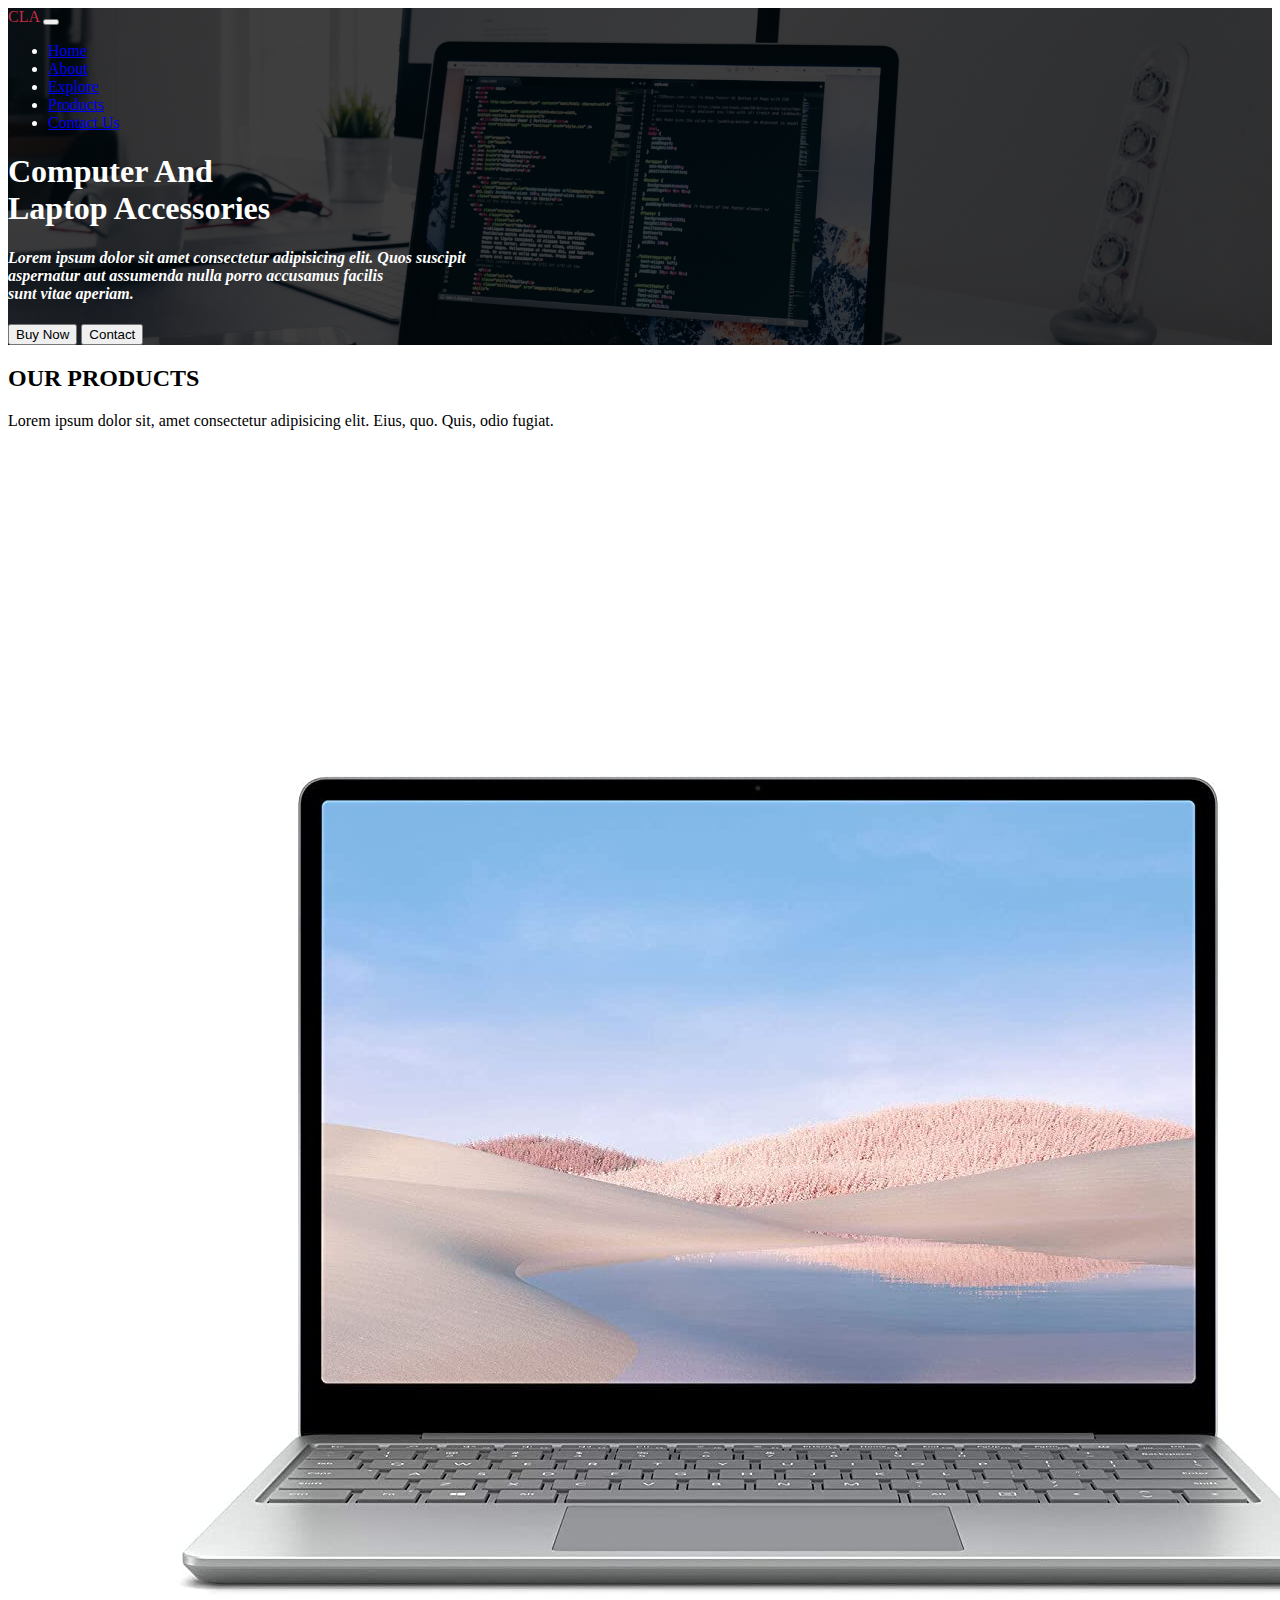
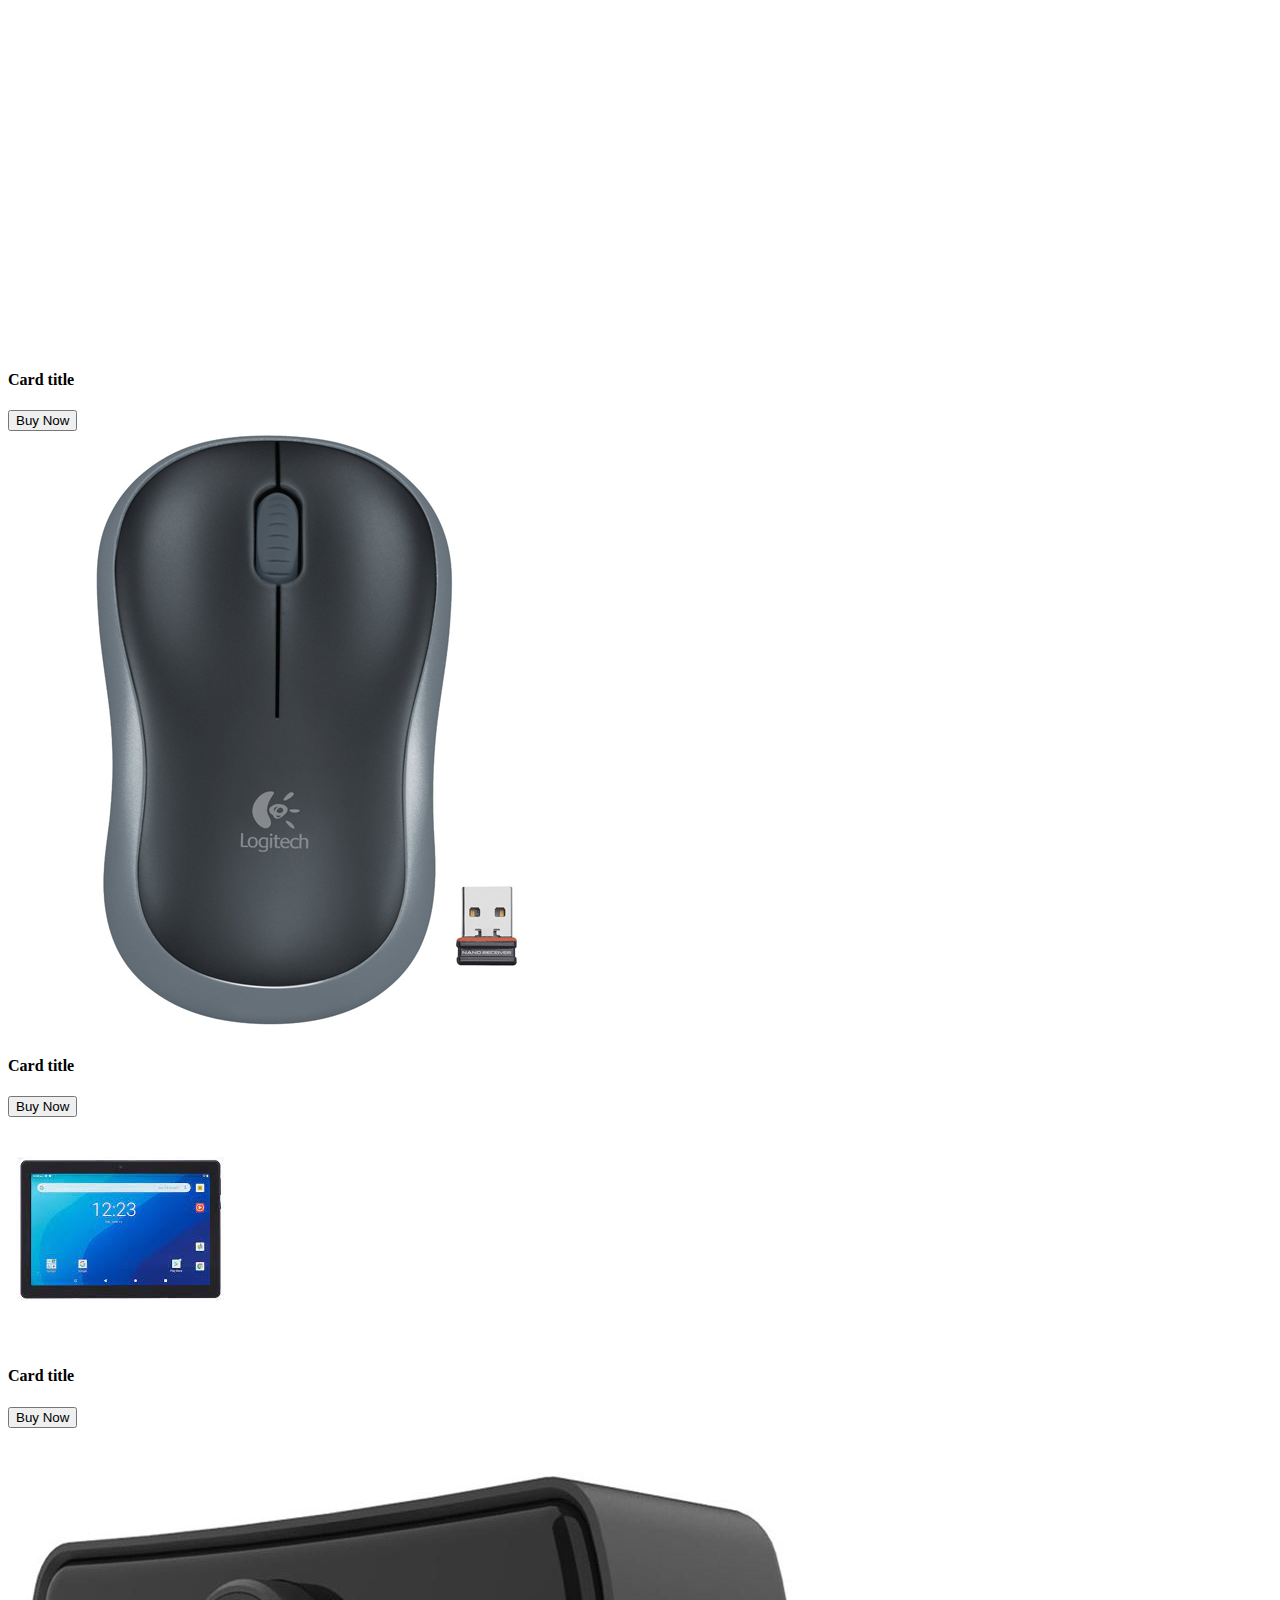
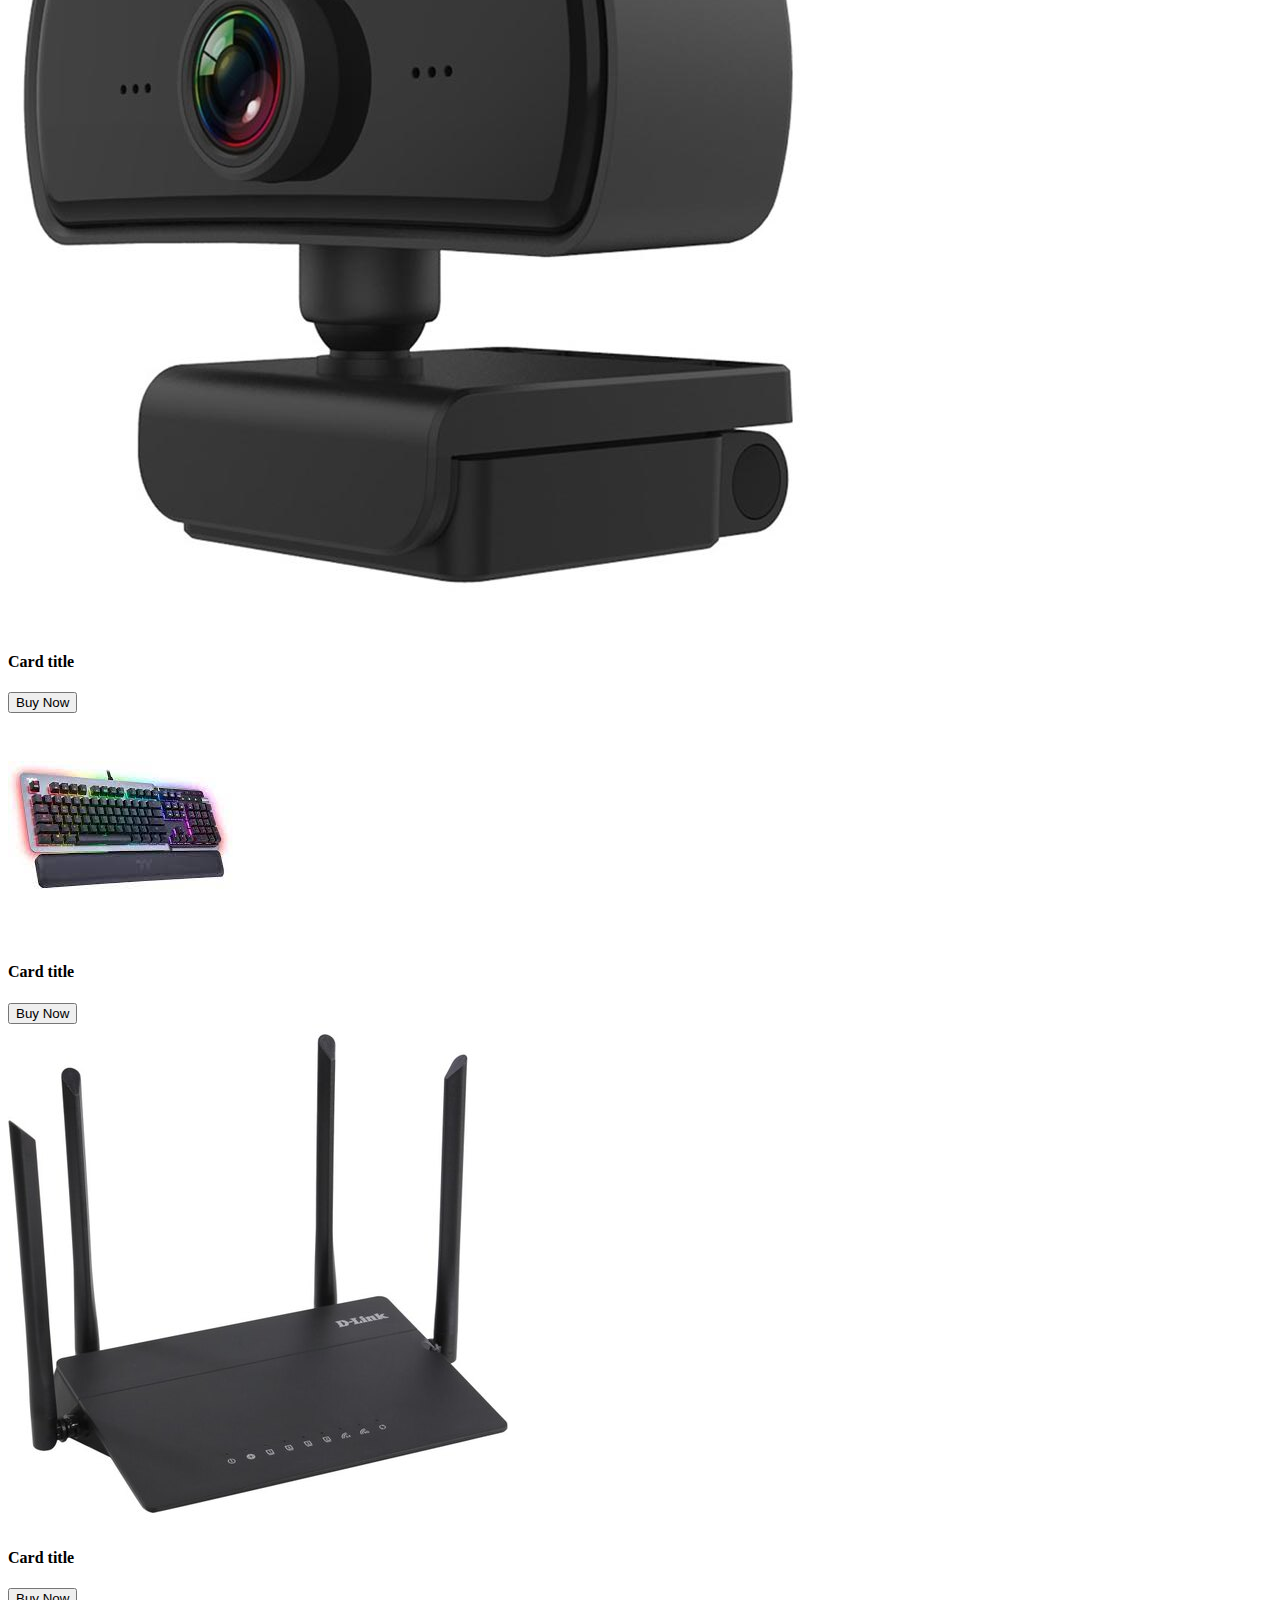
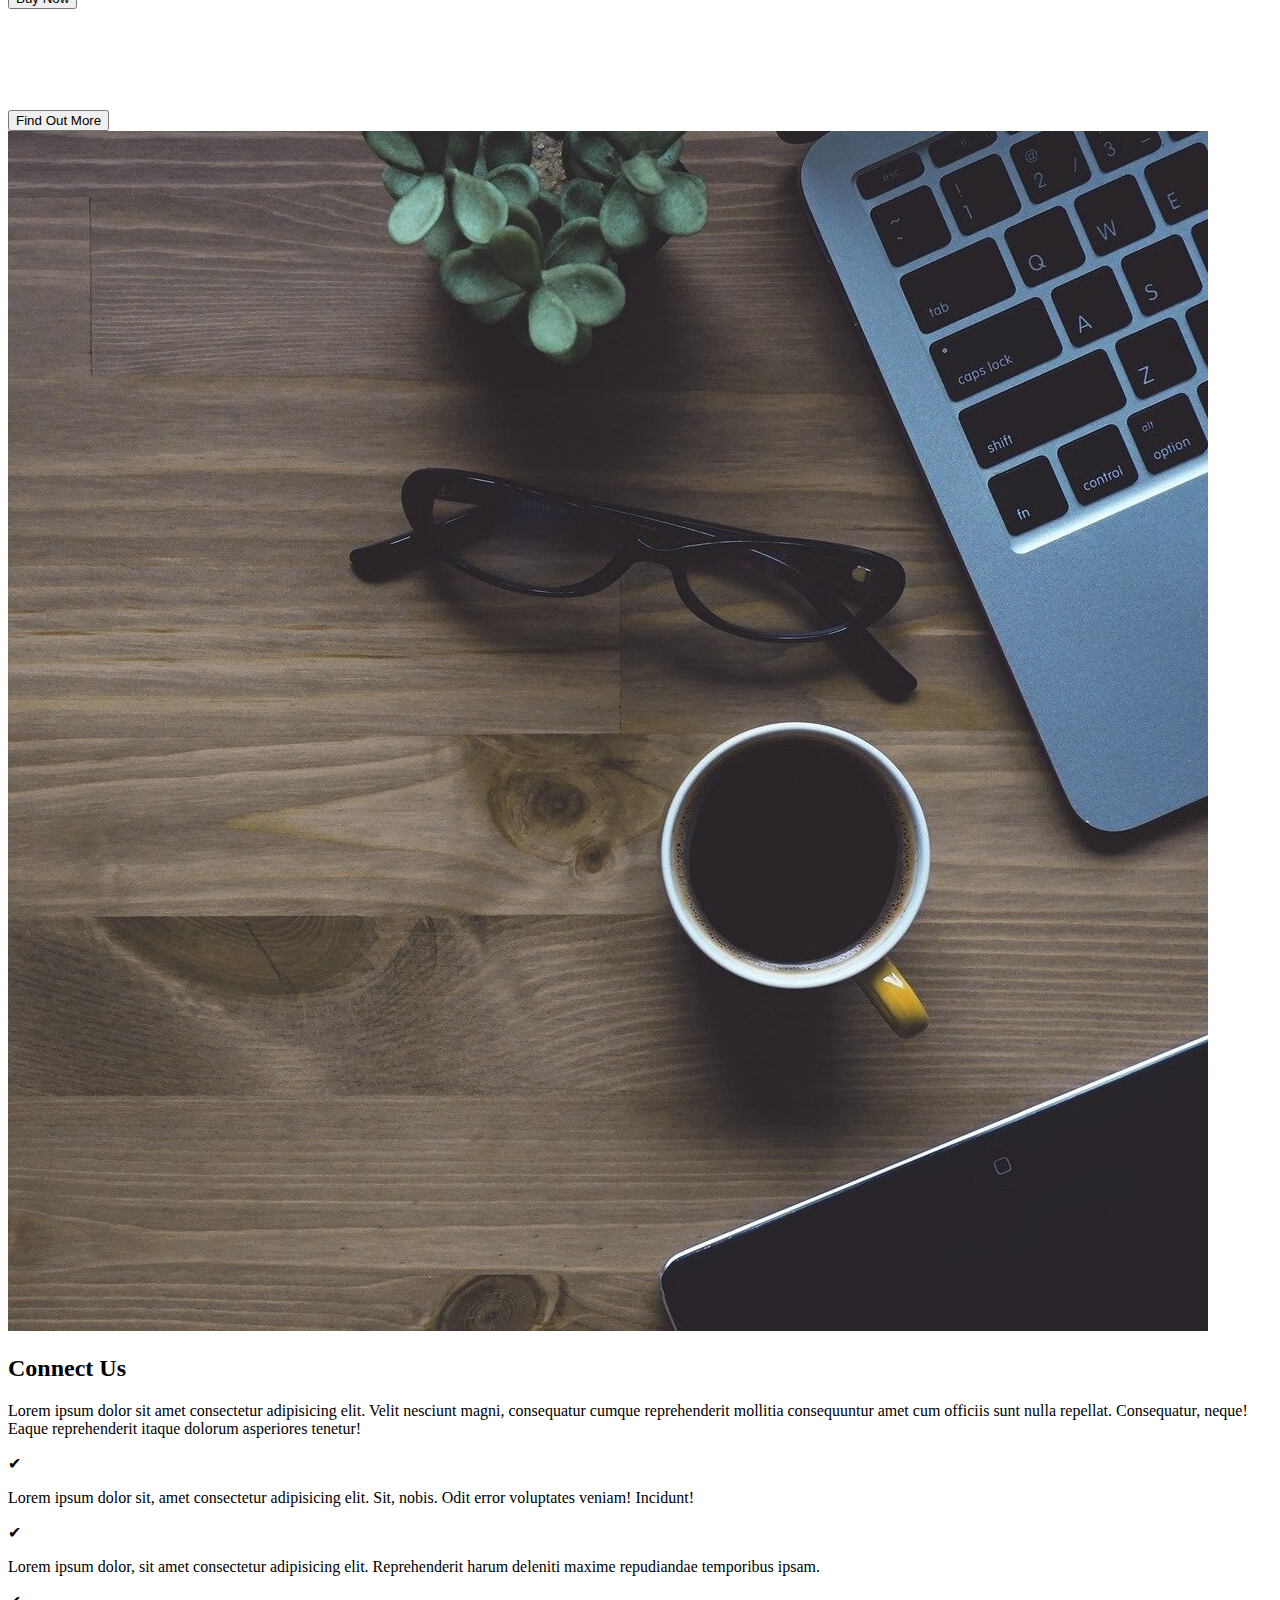
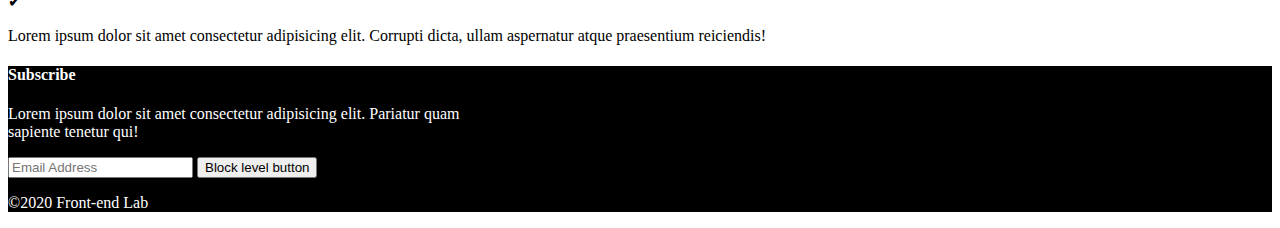
<file: Bootstrap pet-project/index.html>
<!DOCTYPE html>
<html lang="zxx">
<head>
	<meta charset="UTF-8">
	<title>CLA</title>
  <link rel="stylesheet" href="css/style.css">
  <link href="https://cdn.jsdelivr.net/npm/bootstrap@5.1.3/dist/css/bootstrap.min.css" rel="stylesheet" integrity="sha384-1BmE4kWBq78iYhFldvKuhfTAU6auU8tT94WrHftjDbrCEXSU1oBoqyl2QvZ6jIW3" crossorigin="anonymous">
</head>
<body>
  <header>
    <nav class="navbar navbar-expand-lg navbar-dark bg-dark">
      <div class="container-fluid">
        <span class="navbrand ms-4">CLA</span>
        <button class="navbar-toggler" type="button" data-toggle="collapse" data-target="#navbarResponsive">
          <span class="navbar-toggler-icon"></span>
        </button>
        <div class="collapse navbar-collapse" id="navbarResponsive">
          <ul class="navbar-nav ms-auto me-4">
            <li class="nav-item">
              <a class="nav-link" href="#">Home</a>
            </li>
            <li class="nav-item">
              <a class="nav-link" href="#">About</a>
            </li>
            <li class="nav-item">
              <a class="nav-link" href="#">Explore</a>
            </li>
            <li class="nav-item">
              <a class="nav-link" href="#">Products</a>
            </li>
            <li class="nav-item">
              <a class="nav-link" href="#">Contact Us</a>
            </li>
          </ul>
        </div>
      </div>
    </nav>

    <div class="pt-5 pb-5 container-fluid mb-5 mt-5 col-xs-10">
      <div class="text-center col-xs-10">
        <h1 class="mt-3 display-2"><b>Computer And <br/>Laptop Accessories</b></h1>
        <h4><i>Lorem ipsum dolor sit amet consectetur adipisicing elit. Quos suscipit<br/> aspernatur aut assumenda nulla porro accusamus facilis <br/>sunt vitae aperiam.</i></h4>
        <button type="button" class="btn btn-success btn-lg mt-5 me-1">Buy Now</button>
        <button type="button" class="btn btn-primary btn-lg mt-5 ms-1">Contact</button>
      </div>
    </div>
  </header>

  <main>
    <div class="container-fluid padding">
      <div class="row welcome mb-5">
        <div class="col-12 text-center">
          <h2 class="display-4">OUR PRODUCTS</h2>
          <div class="col-12">
            <p class="lead">Lorem ipsum dolor sit, amet consectetur adipisicing elit. Eius, quo. Quis, odio fugiat.</p>
          </div> 
        </div>
      </div>
    </div>
    <div class="container-fluid padding text-center">
      <div class="row padding mb-4">
        <div class="col-md-4 col-sm-6 col-xs-8">
          <div class="card mb-4">
            <img class="card-img-top" src="img/1.jpg" alt="1" />
            <div class="card-body">
              <h4 class="card-title">Card title</h4>
              <button type="button" class="btn btn-success">Buy Now</button>
            </div>
          </div>
        </div>
        <div class="col-md-4 col-sm-6 col-xs-8">
          <div class="card">
            <img class="card-img-top" src="img/2.jpg" alt="2" />
            <div class="card-body">
              <h4 class="card-title">Card title</h4>
              <button type="button" class="btn btn-success">Buy Now</button>
            </div>
          </div>
        </div>
        <div class="col-md-4 col-sm-6 col-xs-8">
          <div class="card">
            <img class="card-img-top" src="img/3.jpg" alt="3" />
            <div class="card-body">
              <h4 class="card-title">Card title</h4>
              <button type="button" class="btn btn-success">Buy Now</button>
            </div>
          </div>
        </div>
        <div class="col-md-4 col-sm-6 col-xs-8">
          <div class="card">
            <img class="card-img-top" src="img/4.jpg" alt="4" />
            <div class="card-body">
              <h4 class="card-title">Card title</h4>
              <button type="button" class="btn btn-success">Buy Now</button>
            </div>
          </div>
        </div>
        <div class="col-md-4 col-sm-6 col-xs-8">
          <div class="card">
            <img class="card-img-top" src="img/5.jpg" alt="5" />
            <div class="card-body">
              <h4 class="card-title">Card title</h4>
              <button type="button" class="btn btn-success">Buy Now</button>
            </div>
          </div>
        </div>
        <div class="col-md-4 col-sm-6 col-xs-8">
          <div class="card">
            <img class="card-img-top" src="img/6.jpg" alt="6" />
            <div class="card-body">
              <h4 class="card-title">Card title</h4>
              <button type="button" class="btn btn-success">Buy Now</button>
            </div>
          </div>
        </div>
      </div>
    </div>
  
    <div class="container-fluid text-center bg-dark center-block pt-5 pb-5 mb-5">
      <div class="row">
        <div class="col-12 text-center">
          <h2 class="display-4">Learn More</h2>
          <p class="lead">Lorem ipsum dolor sit amet consectetur, adipisicing elit. Tenetur nihil vel aut eveniet exercitationem corporis nisi cum rem laudantium!</p>
          <button type="button" class="btn btn-primary">Find Out More</button>
        </div>
      </div>
    </div>

    <div class="container-fluid padding">
      <div class="row padding">
      <div class="col-xs-15 col-sm-15 col-md-12 col-lg-6">
        <img src="img/find-out.jpg" class="img-fluid rounded-circle" alt="findout" />
      </div>
        <div class="col-xs-15 col-sm-15 col-md-12 col-lg-6">
          <h2>Connect Us</h2>
          <p>Lorem ipsum dolor sit amet consectetur adipisicing elit. Velit nesciunt magni, consequatur cumque reprehenderit mollitia consequuntur amet cum officiis sunt nulla repellat. Consequatur, neque! Eaque reprehenderit itaque dolorum asperiores tenetur!</p>
          
          <div class="col-xs-15 col-sm-15 col-md-12 col-lg-6">
            <div class="d-flex mt-5">
            <span class="display-6 col-4 ms-4">&#10004;</span>
            <p class="col-12">Lorem ipsum dolor sit, amet consectetur adipisicing elit. Sit, nobis. Odit error voluptates veniam! Incidunt!</p>
            </div>
            <div class="d-flex mt-5">
              <span class="display-6 col-4 ms-4">&#10004;</span>
              <p class="col-12">Lorem ipsum dolor, sit amet consectetur adipisicing elit. Reprehenderit harum deleniti maxime repudiandae temporibus ipsam.</p>
            </div>
            <div class="d-flex mt-5"> 
              <span class="display-6 col-4 ms-4">&#10004;</span>
              <p class="col-12">Lorem ipsum dolor sit amet consectetur adipisicing elit. Corrupti dicta, ullam aspernatur atque praesentium reiciendis!</p>
            </div> 
          </div>
        </div>
      </div>
    </div>
  </main>

  <footer class="pb-5 pt-5 mt-5">
    <div class="container-fluid mb-5">
      <div class="row">
        <div class="col-md-6">
          <h4 class="ms-4">Subscribe</h4>
          <p class="ms-4">Lorem ipsum dolor sit amet consectetur adipisicing elit. Pariatur quam<br/> sapiente tenetur qui!</p>
        </div>
        <div class="col-md-6 row">  
          <input type="text" class="form-control mb-2" placeholder="Email Address" />
          <button type="button" class="btn btn-primary">Block level button</button>
        </div>
      </div>
    </div>
    <div class="container text-center">
      <p>&copy;2020 Front-end Lab</p>
    </div>
  </footer>
</body>
</html>
</file>
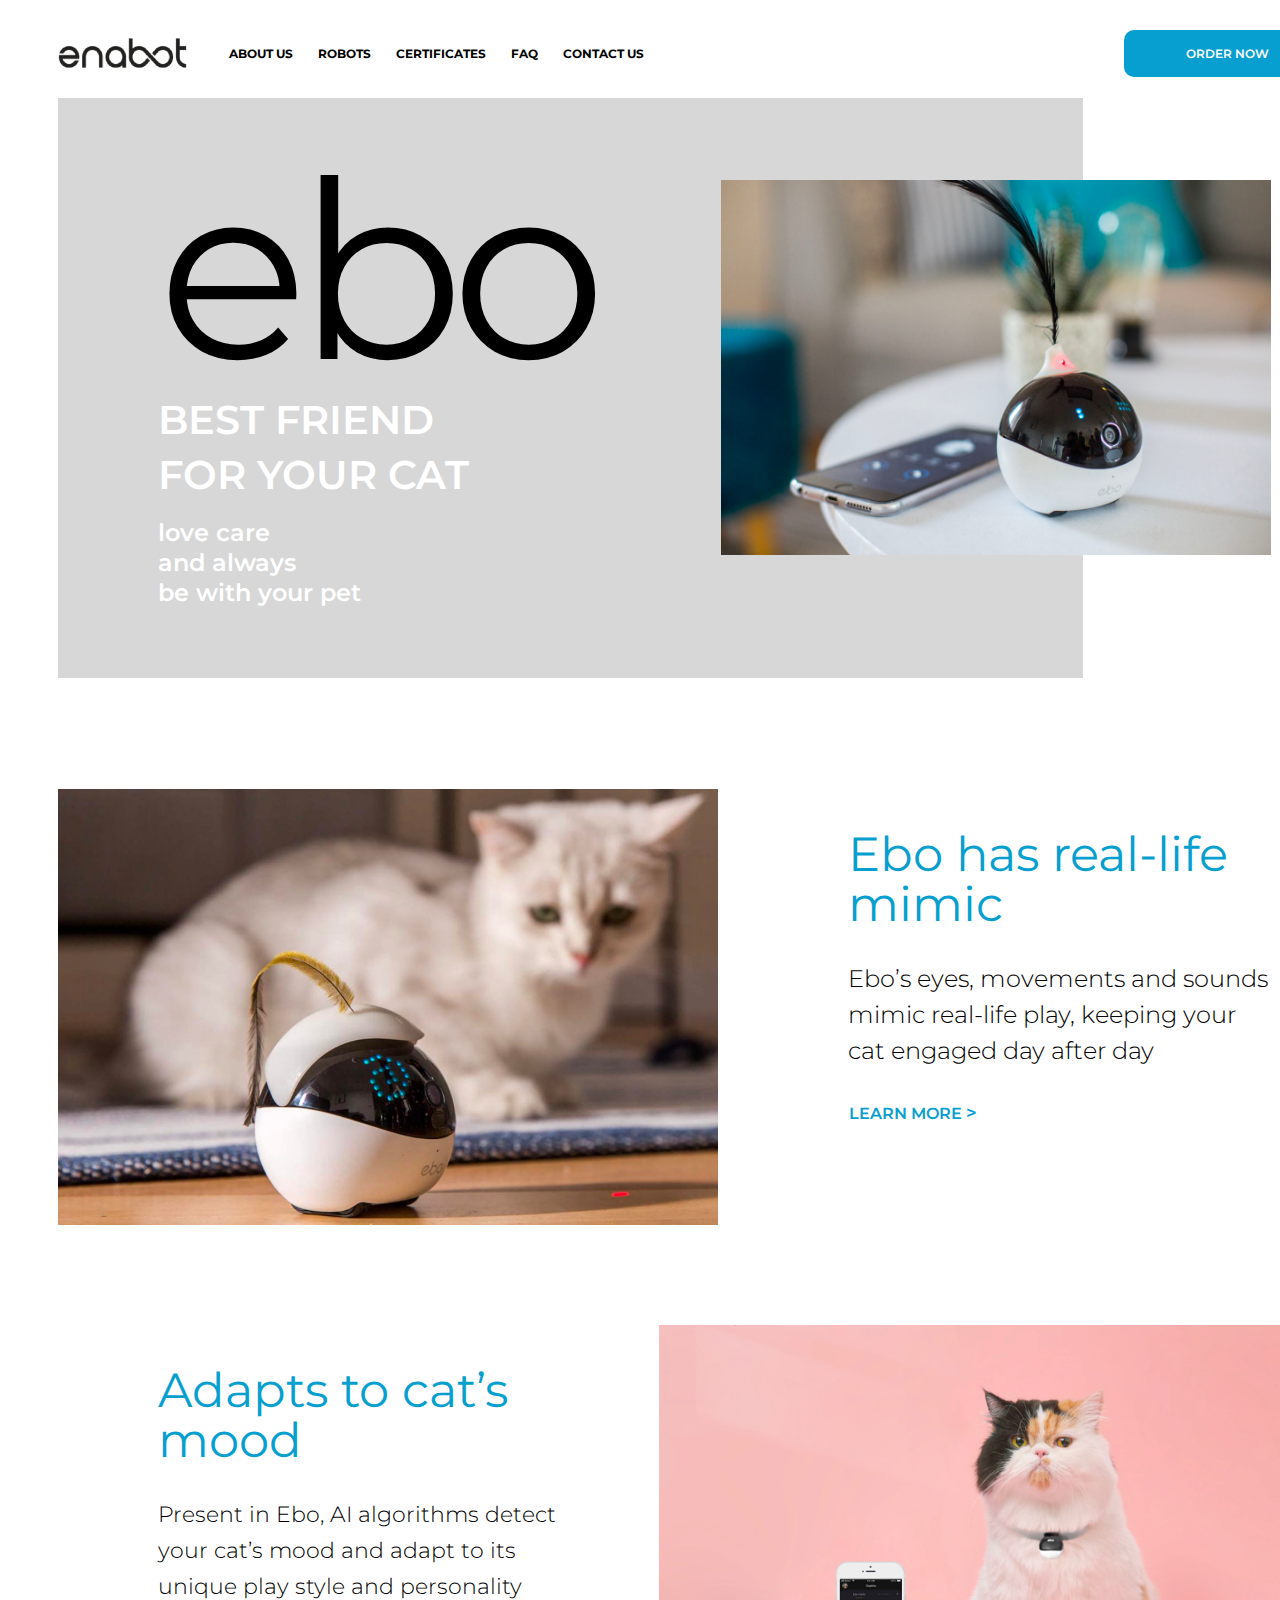
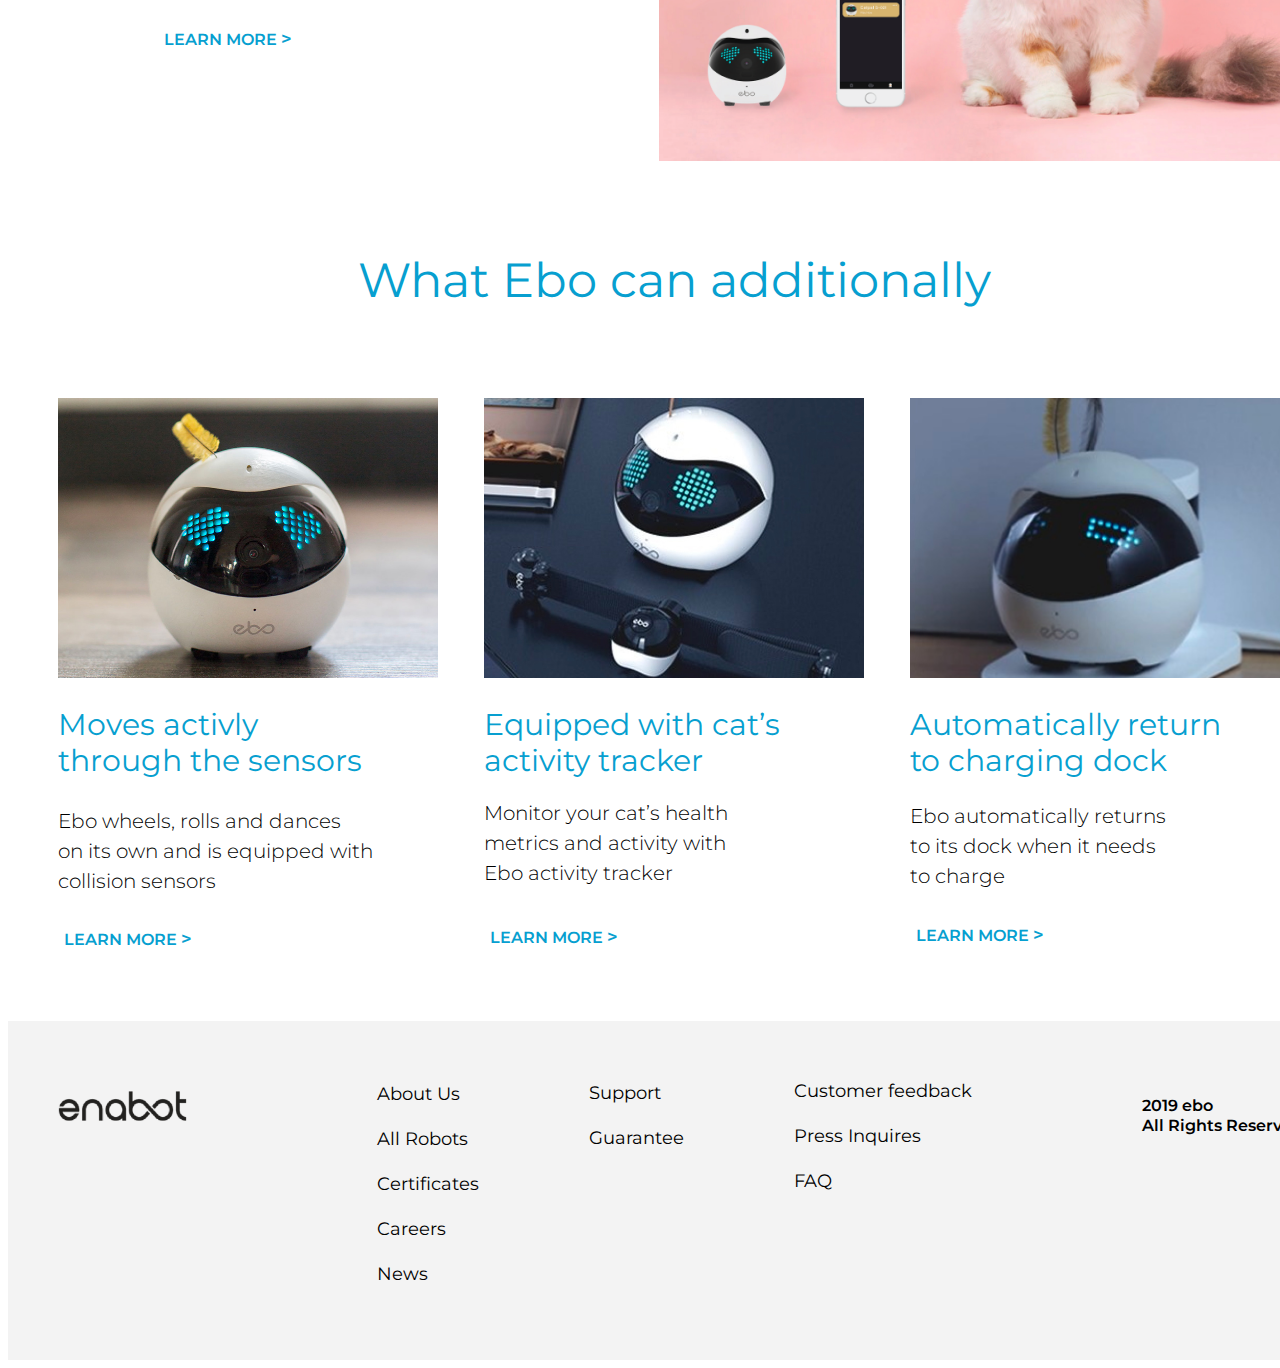
<file: CSS Layouts pet-project/index.html>
<!DOCTYPE html>
<html lang="en">
<head>
    <meta charset="UTF-8">
    <link href='https://fonts.googleapis.com/css?family=Montserrat' rel='stylesheet'>
    <link rel="stylesheet" href="css/style.css">
    <title>enabot</title>
</head>
<body>
    <!-- https://www.figma.com/file/5xkUpeRypyTStVXLJVBMnE/FL19_HW4-(Copy)?node-id=0%3A1 -->
    <header class="group-193">
        <img src="img/logo.png" alt="logo" class="logo1"/>
        <nav class="group-193-nav">
            <a href="#" class="header-link">About us</a>
            <a href="#" class="header-link">Robots</a>
            <a href="#" class="header-link">Certificates</a>
            <a href="#" class="header-link">Faq</a>
            <a href="#" class="header-link">Contact us</a>
        </nav>
        <button type="submit" id="order_now">ORDER NOW</button>
    </header>

    <main>
        <div class="group-184">
                <h1 class="ebo">ebo</h1>
                <p class="ebo-p1">Best friend<br/> for your cat</p>
                <p class="ebo-p2">love care <br/>and always <br/>be with your pet</p>
                <img src="img/main.png" alt="main-photo" class="main-1" />
        </div>
    </main>

    <section class="group-186">
        <img src="img/cat1.png" alt="cat1" class="group-186-img"/>
        <div class="group-185">
            <h2 class="group-185-h2">Ebo has real-life mimic</h2>
            <p class="group-185-p">Ebo’s eyes, movements and sounds <br/>mimic real-life play, keeping your <br/>cat engaged day after day</p>
            <button type="submit" id="learn_more1">Learn more  <span class="rectangle">></span></button>
        </div>
    </section>

    <section class="group-151">
        <div class="group-151-container">
        <h2 class="group-151-h2">Adapts to cat’s mood</h2>
        <p class="group-151-p">Present in Ebo, AI algorithms detect <br/>your cat’s mood and adapt to its <br/>unique play style and personality</p>
        <button type="submit" id="learn_more2">Learn more  <span class="rectangle">></span></button>
        </div>
        <img src="img/cat2.png" alt="cat2" class=group-151-img />
    </section>

    <section class="group-189">
        <h2 class="group-189-h2">What Ebo can additionally</h2>

        <div class="group-158">

            <div class="group-156">
                <img src="img/ebo1.jpg" alt="ebo1" class=group-img /> 
                <h2 class="group-156-h2">Moves activly through the sensors</h2>
                <p class="group-156-p">Ebo wheels, rolls and dances <br/>on its own and is equipped with collision sensors</p>
                    <button type="submit" id="learn_more3">Learn more  <span class="rectangle">></span></button>
            </div>

            <div class="group-155">
                <img src="img/ebo2.jpg" alt="ebo2" class=group-img /> 
                <h2 class="group-155-h2">Equipped with cat’s activity tracker</h2>
                <p class="group-155-p">Monitor your cat’s health metrics and activity with <br/>Ebo activity tracker</p>
                <button type="submit" id="learn_more4">Learn more  <span class="rectangle">></span></button>
            </div>

            <div class="group-157">
                <img src="img/ebo3.jpg" alt="ebo3" class=group-img /> 
                <h2 class="group-157-h2">Automatically return to charging dock</h2>
                <p class="group-157-p">Ebo automatically returns <br/>to its dock when it needs <br/>to charge</p>
                    <button type="submit" id="learn_more5">Learn more  <span class="rectangle">></span></button>
            </div>
        </div>
    </section>

    <footer class="group-173">
        <div class="group-124">
            <img src="img/logo.png" alt="logo" class="logo2"/>
            
            <nav class="footer-nav1">
                <ul>
                    <li><a href="#" class="nav-link">About Us</a></li>
                    <li><a href="#" class="nav-link">All Robots</a></li>
                    <li><a href="#" class="nav-link">Certificates</a></li>
                    <li><a href="#" class="nav-link">Careers</a></li>
                    <li><a href="#" class="nav-link">News</a></li>
                </ul>
            </nav>

            <nav class="footer-nav2">
                <ul>
                    <li><a href="#" class="nav-link">Support</a></li>
                    <li><a href="#" class="nav-link">Guarantee</a></li>
                </ul>
            </nav>

            <nav class="footer-nav3">
                <ul>
                    <li><a href="#" class="nav-link">Customer feedback</a></li>
                    <li><a href="#" class="nav-link">Press Inquires</a></li>
                    <li><a href="#" class="nav-link">FAQ</a></li>
                </ul>
            </nav>
            
            <p class="copyright">2019 ebo <br/>All Rights Reserved</p>

        </div>
    </footer>

</body>
</html>
</file>
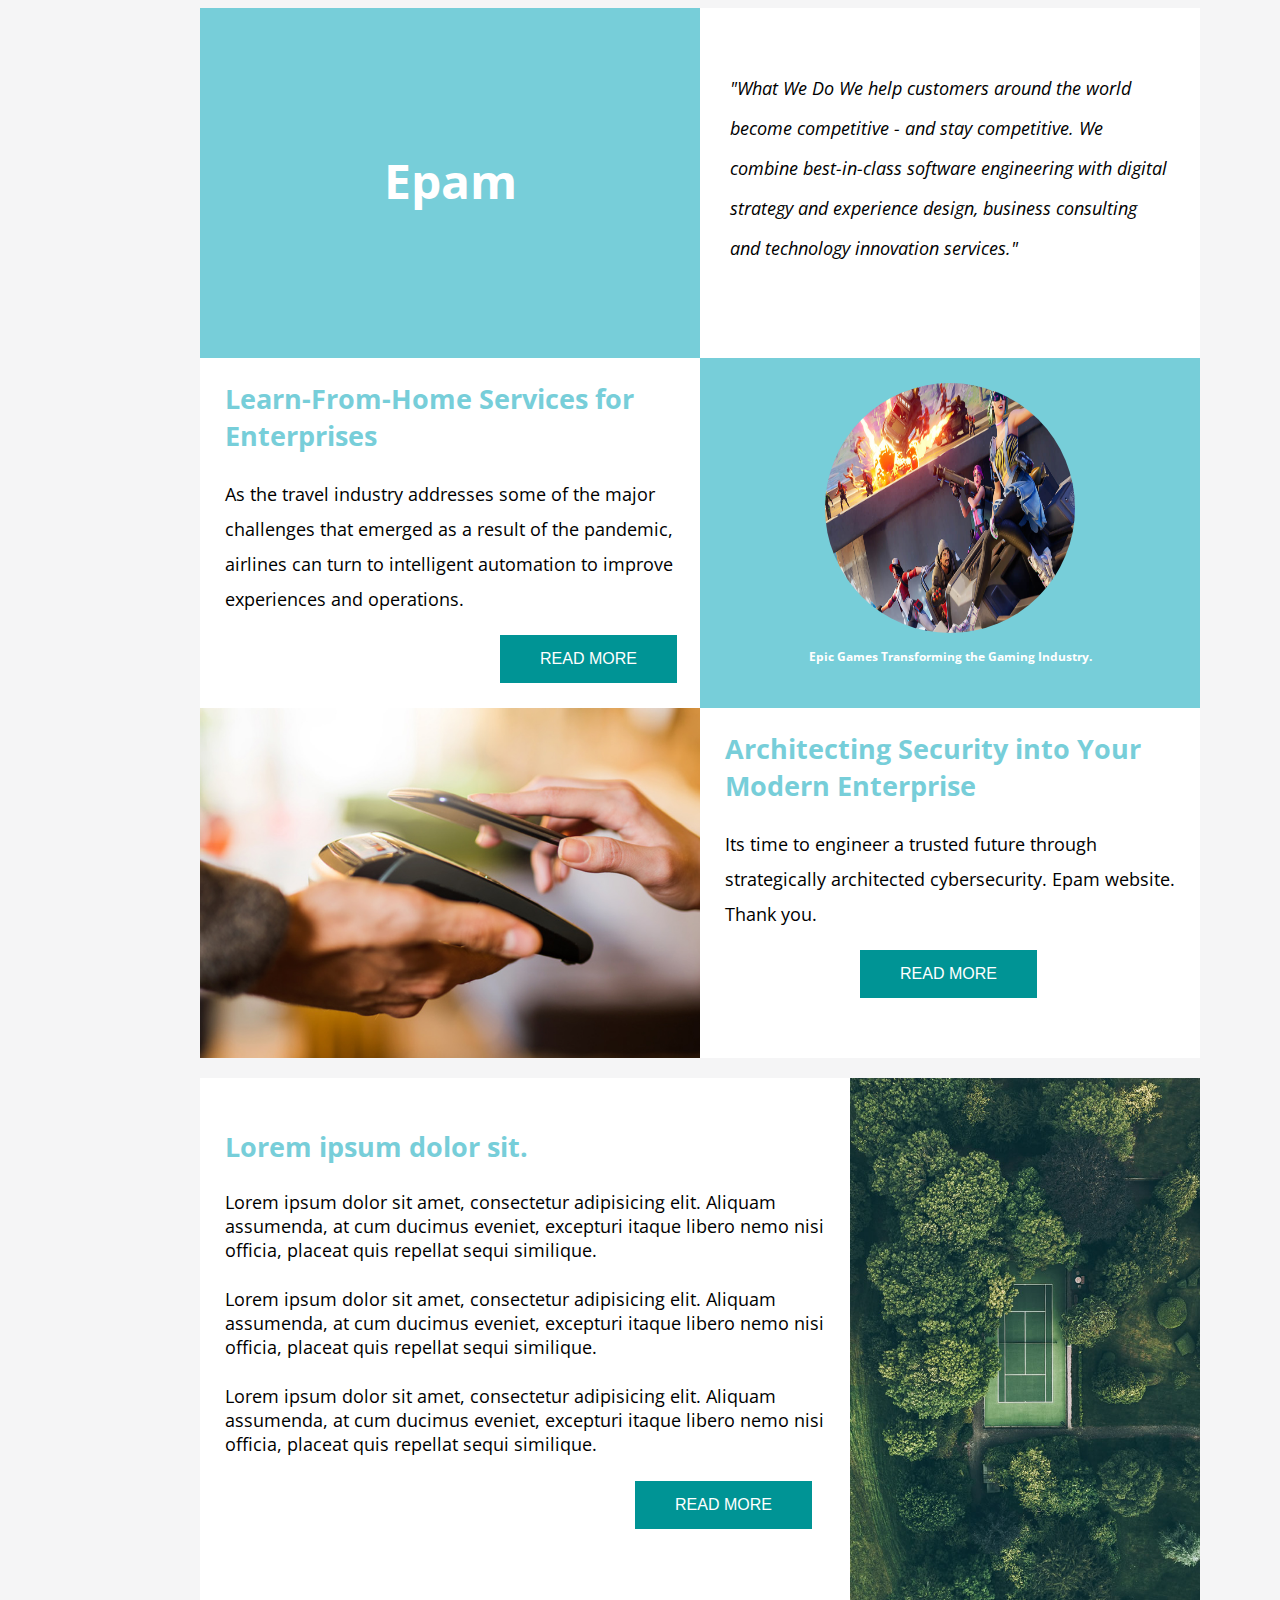
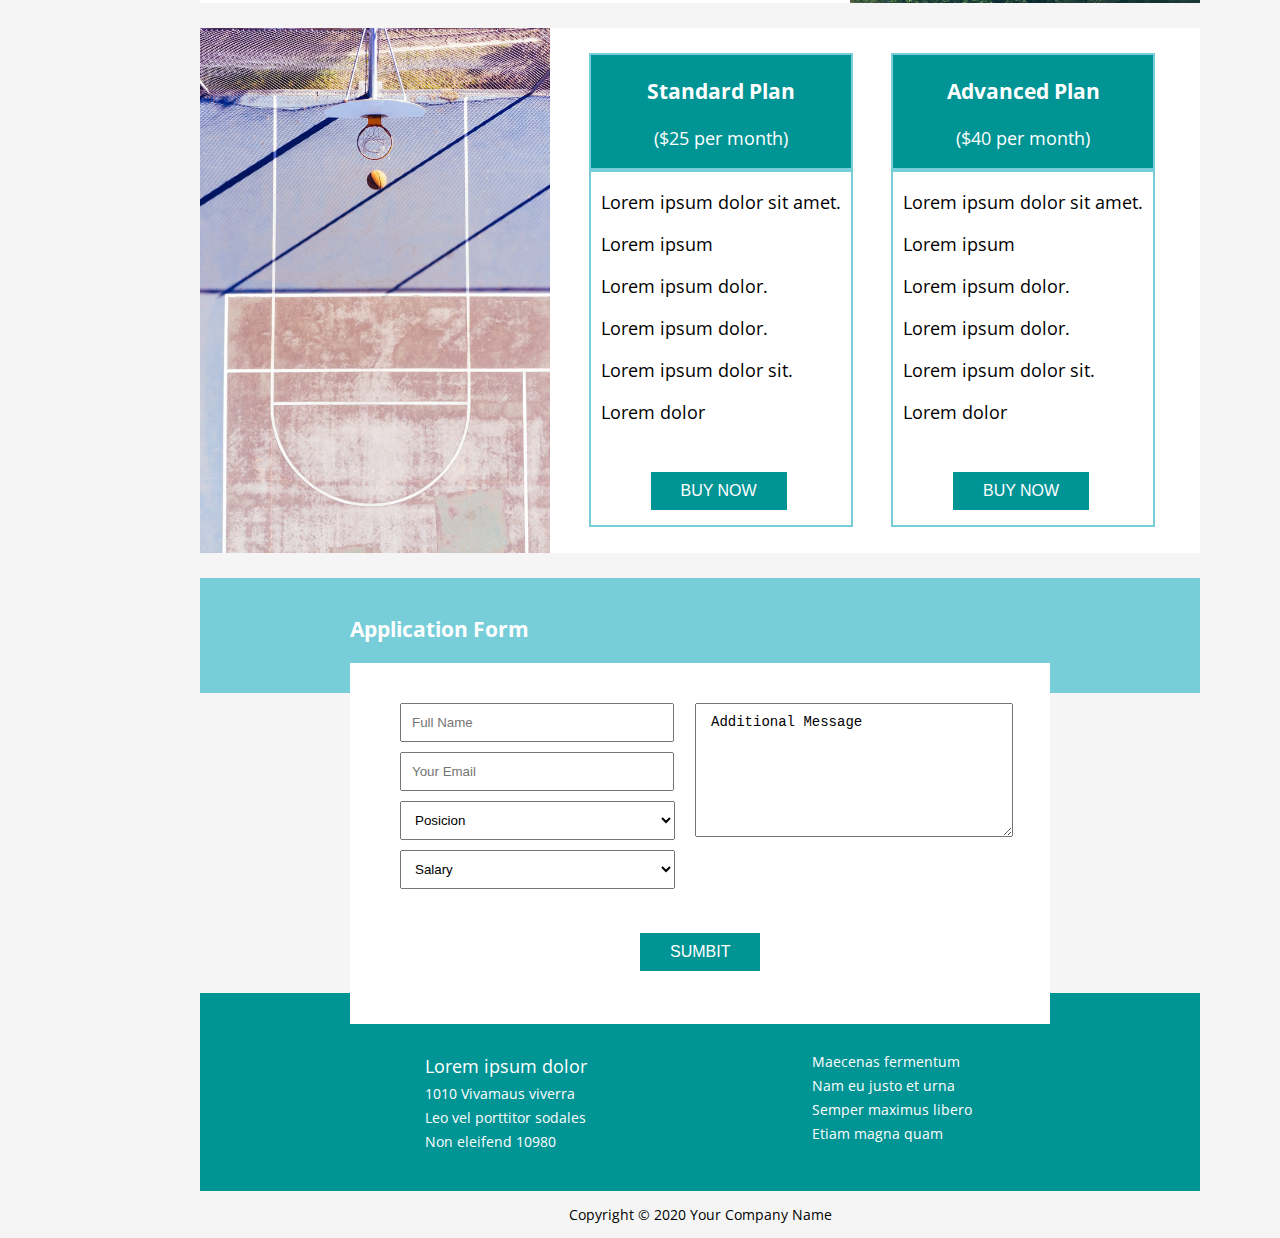
<file: Flebox pet-project/index.html>
<!DOCTYPE html>
<html lang="en">
  <head>
    <meta charset="utf-8">
    <meta name="viewport" content="width=device-width, initial-scale=1">
    <title>Flexbox</title>
      <link rel="stylesheet" href="https://fonts.googleapis.com/css?family=Open+Sans:300,400">
      <link rel="stylesheet" href="css/style.css">
  </head>

  <body>
    <div class="section1">

      <div class="epam-d">
        <h1 class="epam-h">Epam</h1>
      </div>
      <div class="em-d">
        <p class="em-p"><em>"What We Do We help customers around the world become competitive - and stay competitive. We combine best-in-class software engineering with digital strategy and experience design, business consulting and technology innovation services."</em></p>
      </div>
      <div class="learn-d">
        <h2 class="learn-h">Learn-From-Home Services for Enterprises</h2>
        <p class="learn-p">As the travel industry addresses some of the major challenges that emerged as a result of the pandemic, airlines can turn to intelligent automation to improve experiences and operations.</p>
        <button type="submit" class="learn-btn">READ MORE</button>
      </div>
      <div class="games-d">
        <img src="img/image-04.jpg" alt="game" class="games-img">
        <h6 class="games-h">Epic Games Transforming the Gaming Industry.</h6>
      </div>
      <div class="payment-image">
        <!-- <img src="#background" -->
      </div>
      <div class="architect-d">
        <h2 class="architect-h">Architecting Security into Your Modern Enterprise</h2>
        <p class="architect-p">Its time to engineer a trusted future through strategically architected cybersecurity. Epam website. Thank you.</p>
        <button type="submit" class="architect-btn">READ MORE</button>
      </div>

    </div>

    <div class="section2">

      <div class="lorem-d">
        <h2 class="lorem-h">Lorem ipsum dolor sit. </h2>
        <p class="lorem-p">Lorem ipsum dolor sit amet, consectetur adipisicing elit. Aliquam assumenda, at cum ducimus eveniet, excepturi itaque libero nemo nisi officia, placeat quis repellat sequi similique.</p>
        <p class="lorem-p">Lorem ipsum dolor sit amet, consectetur adipisicing elit. Aliquam assumenda, at cum ducimus eveniet, excepturi itaque libero nemo nisi officia, placeat quis repellat sequi similique.</p>
        <p class="lorem-p">Lorem ipsum dolor sit amet, consectetur adipisicing elit. Aliquam assumenda, at cum ducimus eveniet, excepturi itaque libero nemo nisi officia, placeat quis repellat sequi similique.</p>
        <button type="submit" class="lorem-btn">READ MORE</button>
      </div>
      <img src="img/image-02.jpg" alt="green" class="lorem-img">


    </div>

    <div class="section3">

      <img src="img/image-03.jpg" alt="field" class="plan-img">
      <div class="plan-container1">
        <div class="plan-d">
          <h3 class="plan-h">Standard Plan</h3>
          <p class="plan-p4">($25 per month)</p>
        </div>
        <div class="plan-d-description">
          <p class="plan-p">Lorem ipsum dolor sit amet.</p>
          <p class="plan-p">Lorem ipsum</p>
          <p class="plan-p">Lorem ipsum dolor.</p>
          <p class="plan-p">Lorem ipsum dolor.</p>
          <p class="plan-p">Lorem ipsum dolor sit.</p>
          <p class="plan-p">Lorem dolor</p>
          <button type="submit" class="plan-btn">BUY NOW</button>
        </div>
      </div>
      <div class="plan-container2">
        <div class="plan-d">
          <h3 class="plan-h">Advanced Plan</h3>
          <p class="plan-p4">($40 per month)</p>
        </div>
        <div class="plan-d-description">
          <p class="plan-p">Lorem ipsum dolor sit amet.</p>
          <p class="plan-p">Lorem ipsum</p>
          <p class="plan-p">Lorem ipsum dolor.</p>
          <p class="plan-p">Lorem ipsum dolor.</p>
          <p class="plan-p">Lorem ipsum dolor sit.</p>
          <p class="plan-p">Lorem dolor</p>
          <button type="submit" class="plan-btn">BUY NOW</button>
          <p class="special"><span class="star">*</span>Special discount</p>
        </div>
      </div>

    </div> 
    
    <div class="section4">

      <div class="application-d">
        <h3 class="application-h">Application Form</h3>
      </div>

      <div class="form-d">
        <div class="form-inputs-d">
          <input class="form-input" type="text" placeholder="Full Name">
          <input class="form-input" type="text" placeholder="Your Email">
          <select class="form-select"><option value="Posicion">Posicion</option></select>
          <select class="form-select"><option value="Salary">Salary</option></select>
        </div>
        <div class="form-textarea-d">
          <textarea class="form-textarea" rows="7" cols="34">Additional Message</textarea>
        </div>
      </div>
        <button type="submit" class="form-btn">SUMBIT</button>

      <div class="footer">
        <div class="footer-d">
          <p class="footer-p1">Lorem ipsum dolor</p>
          <p class="footer-p">1010 Vivamaus viverra</p>
          <p class="footer-p">Leo vel porttitor sodales</p>
          <p class="footer-p">Non eleifend 10980</p>
        </div>
        <div class="footer-d">
          <p class="footer-p">Maecenas fermentum</p>
          <p class="footer-p">Nam eu justo et urna</p>
          <p class="footer-p">Semper maximus libero</p>
          <p class="footer-p">Etiam magna quam</p>
        </div>
      </div>

    </div>

    <p class="copyright">Copyright © 2020 Your Company Name</p>
  </body>
</html>
</file>
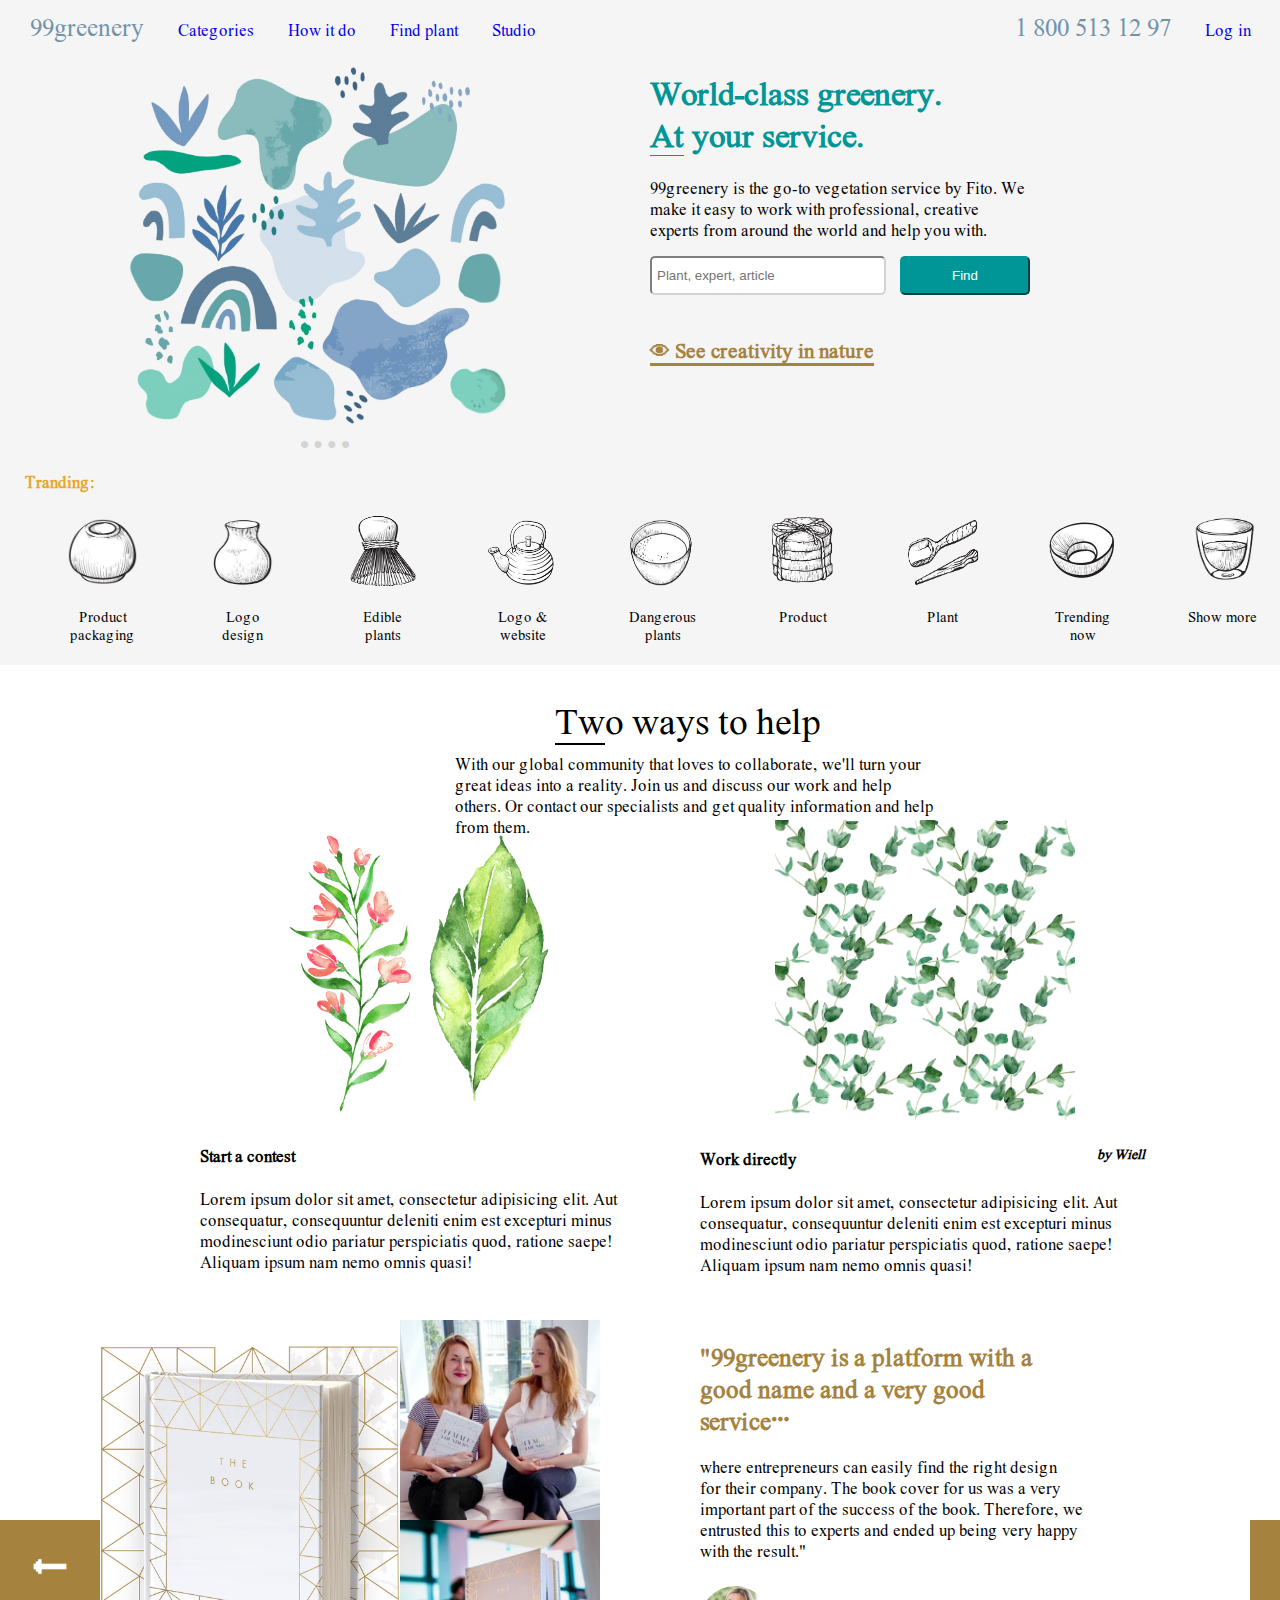
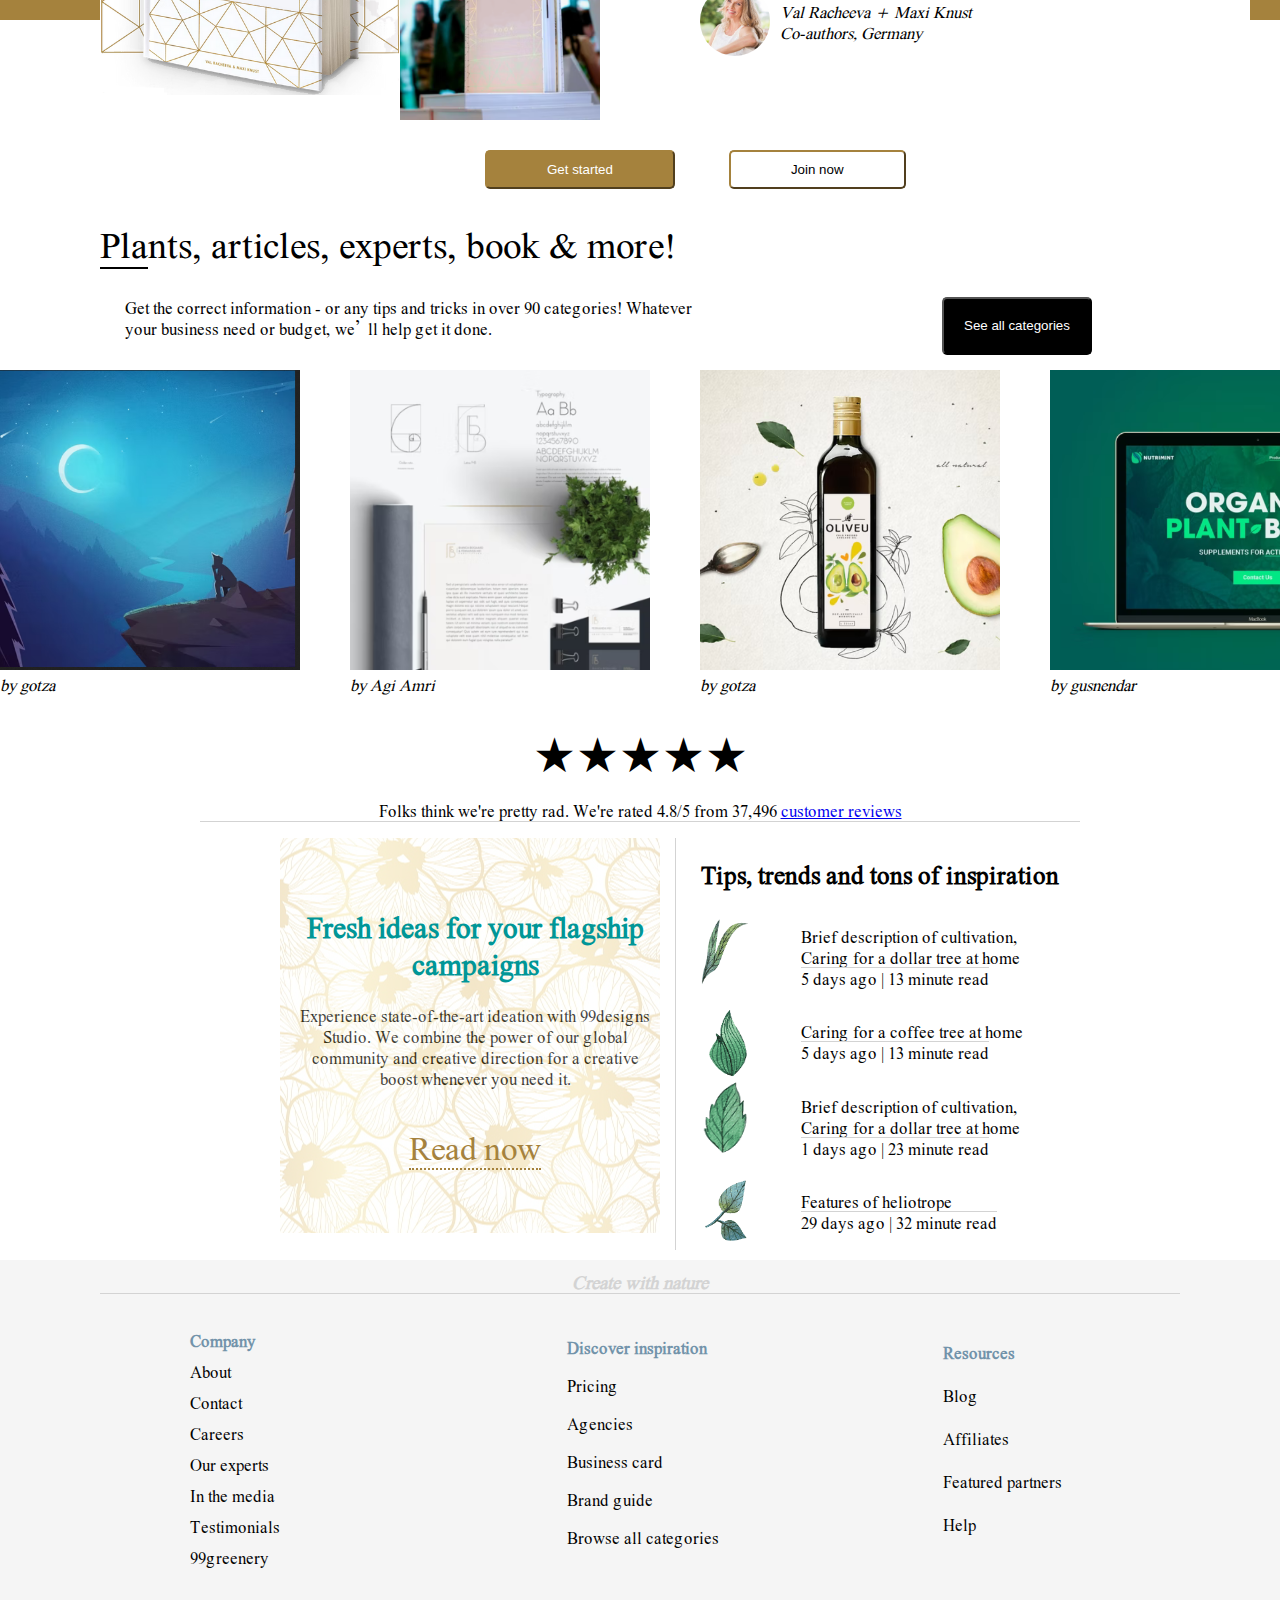
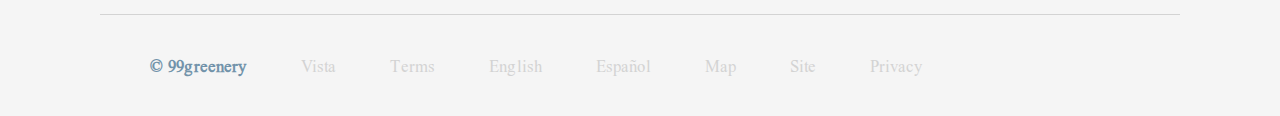
<file: Grid pet-project/index.html>
<!DOCTYPE html>
<html lang="en">

<head>
    <meta charset="UTF-8">
    <meta name="viewport" content="width=device-width, initial-scale=1.0">
    <meta http-equiv="X-UA-Compatible" content="ie=edge">
    <link rel="stylesheet" type="text/css" href="css/styles.css">
    <link rel="preconnect" href="https://fonts.googleapis.com">
    <link rel="preconnect" href="https://fonts.gstatic.com" crossorigin>
    <link href="https://fonts.googleapis.com/css2?family=Nuosu+SIL&display=swap" rel="stylesheet">
    <title>CSS Grid</title>
</head>
<body>

    <header class="header">
        <nav class="nav">
            <a href="#"><span class="big-nav">99greenery</span></a>
            <a href="#">Categories</a>
            <a href="#">How it do</a>
            <a href="#">Find plant</a>
            <a href="#">Studio</a>
            <a href="#" class="number"><span class="big-nav">1 800 513 12 97</span></a>
            <a href="#">Log in</a>
        </nav>

        <div class="header-img-container">
            <img src="img/main.jpg" alt="photo" class="header-img">
            <div class="dots-container"><span class="dots">● </span><span class="dots"> ● </span><span class="dots"> ● </span><span class="dots"> ●</span></div>
        </div>
        
        <div class="header-content">
            <h1 class="header-h">World-class greenery.<br/><span class="at">At</span> your service.</h1>
            <p class="header-p">99greenery is the go-to vegetation service by Fito. We<br/> make it easy to work with professional, creative<br/> experts from around the world and help you with.</p>
            <input type="text" class="header-input" placeholder="Plant, expert, article">
            <button type="submit" class="header-btn">Find</button><br/>
            <br/><br/><a href="#" class="header-link">&#128065; See creativity in nature</a>
        </div>

        <div>
            <h4 class="tranding-h">Tranding:</h4>
            <div class="header-tranding-container">
                <div class="tranding-containers">
                    <img src="img/tranding/1.png" alt="photo" class="tranding-img">
                    <p class="tranding-p">Product packaging</p>
                </div>
                <div class="tranding-containers">
                    <img src="img/tranding/2.png" alt="photo" class="tranding-img">
                    <p class="tranding-p">Logo design</p>
                </div>
                <div class="tranding-containers">
                    <img src="img/tranding/3.png" alt="photo" class="tranding-img">
                    <p class="tranding-p">Edible plants</p>
                </div>
                <div class="tranding-containers">
                    <img src="img/tranding/4.png" alt="photo" class="tranding-img">
                    <p class="tranding-p">Logo & website</p>
                </div>
                <div class="tranding-containers">
                    <img src="img/tranding/5.png" alt="photo" class="tranding-img">
                    <p class="tranding-p">Dangerous plants</p>
                </div>
                <div class="tranding-containers">
                    <img src="img/tranding/6.png" alt="photo" class="tranding-img">
                    <p class="tranding-p">Product</p>
                </div>
                <div class="tranding-containers">
                    <img src="img/tranding/7.png" alt="photo" class="tranding-img">
                    <p class="tranding-p">Plant</p>
                </div>
                <div class="tranding-containers">
                    <img src="img/tranding/8.png" alt="photo" class="tranding-img">
                    <p class="tranding-p">Trending now</p>
                </div>
                <div class="tranding-containers">
                    <img src="img/tranding/9.png" alt="photo" class="tranding-img">
                    <p class="tranding-p">Show more</p>
                </div>
            </div>
        </div>
    </header>

    <section class="section1">
        <div class="section1-top">
            <h2 class="section1-h"><span class="tw">Tw</span>o ways to help</h2>
            <p class="section1-p">With our global community that loves to collaborate, we'll turn your<br/> great ideas into a reality. Join us and discuss our work and help<br/> others. Or contact our specialists and get quality information and help<br/> from them.</p>
        </div>

        <div class="section1-img-containers1">
            <img src="img/start_a_contest.png" alt="photo" class="section1-img">
            <h4>Start a contest</h4>
            <p>Lorem ipsum dolor sit amet, consectetur adipisicing elit. Aut consequatur, consequuntur deleniti enim est excepturi minus modinesciunt odio pariatur perspiciatis quod, ratione saepe! Aliquam ipsum nam nemo omnis quasi!</p>
        </div>

        <div class="section1-img-containers2">
            <img src="img/creeper.png" alt="photo" class="section1-img">
            <h4>Work directly<sup class="byWiell"><i>by Wiell</i></sup></h4>
            <p>Lorem ipsum dolor sit amet, consectetur adipisicing elit. Aut consequatur, consequuntur deleniti enim est excepturi minus modinesciunt odio pariatur perspiciatis quod, ratione saepe! Aliquam ipsum nam nemo omnis quasi!</p>
        </div>
    
    </section>

    <section class="section2">
        <div class="section2-imges">
            <img src="img/book/main-book.PNG" alt="photo" class="main-book">
            <img src="img/people/women.PNG" alt="photo" class="book1">
            <img src="img/book/book.PNG" alt="photo" class="book2">
        </div>

        <div class="arrow-left"><br/><span class="arrow">🠔</span></div>
        <div class="arrow-right"><br/><span class="arrow">🠖</span></div>
    
        <div class="section2-content">
            <h2 class="section2-h">"99greenery is a platform with a<br/> good name and a very good<br/> service…</h2>
            <p class="section2-p">where entrepreneurs can easily find the right design<br/> for their company. The book cover for us was a very<br/> important part of the success of the book. Therefore, we<br/> entrusted this to experts and ended up being very happy<br/> with the result."</p>
            <div class="section2-authors">
                <img src="img/people/woman.jpg" alt="photo" class="authors-img">
                <span class="authors"><i>Val Racheeva + Maxi Knust <br/>Co-authors, Germany</i></span>
            </div>
        </div>
    </section>

    <div class="section2-btns">
        <button type="submit" class="section2-btn1">Get started</button>
        <button type="submit" class="section2-btn2">Join now</button>
    </div>

    <section class="section3">
        <h2 class="section3-h"><span class="pla">Pla</span>nts, articles, experts, book & more!</h2>
        <div class="section3-div">
            <p class="section3-p">Get the correct information - or any tips and tricks in over 90 categories! Whatever<br/> your business need or budget, we’ll help get it done.</p>
            <button type="submit" class="section3-btn">See all categories</button>
        </div>
        <div class="section3-imges">
            <div class="section3-img-container">
                <img src="img/slides/2.PNG" alt="photo" class="section3-img">
                <span class="section3-img-p"><i>by gotza</i></span>
            </div>
            <div class="section3-img-container">
                <img src="img/slides/1.PNG" alt="photo" class="section3-img">
                <span class="section3-img-p"><i>by Agi Amri</i></span>
            </div>
            <div class="section3-img-container">
                <img src="img/slides/4.PNG" alt="photo" class="section3-img">
                <div class="hover-img-content">
                    <h3 class="hover-h">Food Label</h3>
                    <p class="hover-p">Food labels as tasty as the product inside</p>
                    <a href="#" class="hover-link">Find out more 🠖</a>
                </div>
                <span class="section3-img-p"><i>by gotza</i></span>
            </div>
            <div class="section3-img-container">
                <img src="img/slides/3.PNG" alt="photo" class="section3-img">
                <span class="section3-img-p"><i>by gusnendar</i></span>
            </div>
        </div>

        <div class="stars-container">
            <span class="stars">★★★★★</span>
            <p class="stars-p">Folks think we're pretty rad. We're rated 4.8/5 from 37,496 <a href="#" class="stars-link">customer reviews</a></p>
        </div>
    </section>

    <section class="section4">
        <div class="section4-img-container">
            <h2 class="section4-img-h">Fresh ideas for your flagship campaigns</h2>
            <p class="section4-img-p">Experience state-of-the-art ideation with 99designs Studio. We combine the power of our global<br/> community and creative direction for a creative<br/> boost whenever you need it.</p>
            <br/>
            <a href="#" class="section4-img-link">Read now</a>
        </div>

        <div class="section4-container">
            <h2 class="section4-h">Tips, trends and tons of inspiration</h2>
            <div class="section4-content">
                <img src="img/leafs/1.png" alt="photo" class="section4-leaf">
                <p class="section4-p">Brief description of cultivation, Caring for a dollar tree at home<br/><span class="section4-span">5 days ago | 13 minute read</span></p>
            </div>
            <div class="section4-content">
                <img src="img/leafs/2.png" alt="photo" class="section4-leaf">
                <p class="section4-p">Caring for a coffee tree at home<br/><span class="section4-span">5 days ago | 13 minute read</span></p>
            </div>
            <div class="section4-content">
                <img src="img/leafs/3.png" alt="photo" class="section4-leaf">
                <p class="section4-p">Brief description of cultivation, Caring for a dollar tree at home<br/><span class="section4-span">1 days ago | 23 minute read</span></p>
            </div>
            <div class="section4-content">
                <img src="img/leafs/4.png" alt="photo" class="section4-leaf">
                <p class="section4-p">Features of heliotrope<br/><span class="section4-span">29 days ago | 32 minute read</span></p>
            </div>
        </div>
    </section>

    <footer class="footer">
        <h4 class="footer-h"><i>Create with nature</i></h4>
        <div class="footer-content">
            <ul class="footer-ul">
                <li class="footer-li-1"><span class="li-blue">Company</span></li>
                <li class="footer-li-1">About</li>
                <li class="footer-li-1">Contact</li>
                <li class="footer-li-1">Careers</li>
                <li class="footer-li-1">Our experts</li>
                <li class="footer-li-1">In the media</li>
                <li class="footer-li-1">Testimonials</li>
                <li class="footer-li-1">99greenery</li>
            </ul>
            <ul class="footer-ul">
                <li class="footer-li-2"><span class="li-blue">Discover inspiration</span></li>
                <li class="footer-li-2">Pricing</li>
                <li class="footer-li-2">Agencies</li>
                <li class="footer-li-2">Business card</li>
                <li class="footer-li-2">Brand guide</li>
                <li class="footer-li-2">Browse all categories</li>
            </ul>
            <ul class="footer-ul">
                <li class="footer-li-3"><span class="li-blue">Resources</span></li>
                <li class="footer-li-3">Blog</li>
                <li class="footer-li-3">Affiliates</li>
                <li class="footer-li-3">Featured partners</li>
                <li class="footer-li-3">Help</li>
            </ul>
        </div>

        <nav class="footer-nav">
            <a href="#" class="footer-link"><span class="li-blue">© 99greenery</span></a>
            <a href="#" class="footer-link">Vista</a>
            <a href="#" class="footer-link">Terms</a>
            <a href="#" class="footer-link">English</a>
            <a href="#" class="footer-link">Español</a>
            <a href="#" class="footer-link">Map</a>
            <a href="#" class="footer-link">Site</a>
            <a href="#" class="footer-link">Privacy</a>
        </nav>
    </footer>
</body>
</html>
</file>
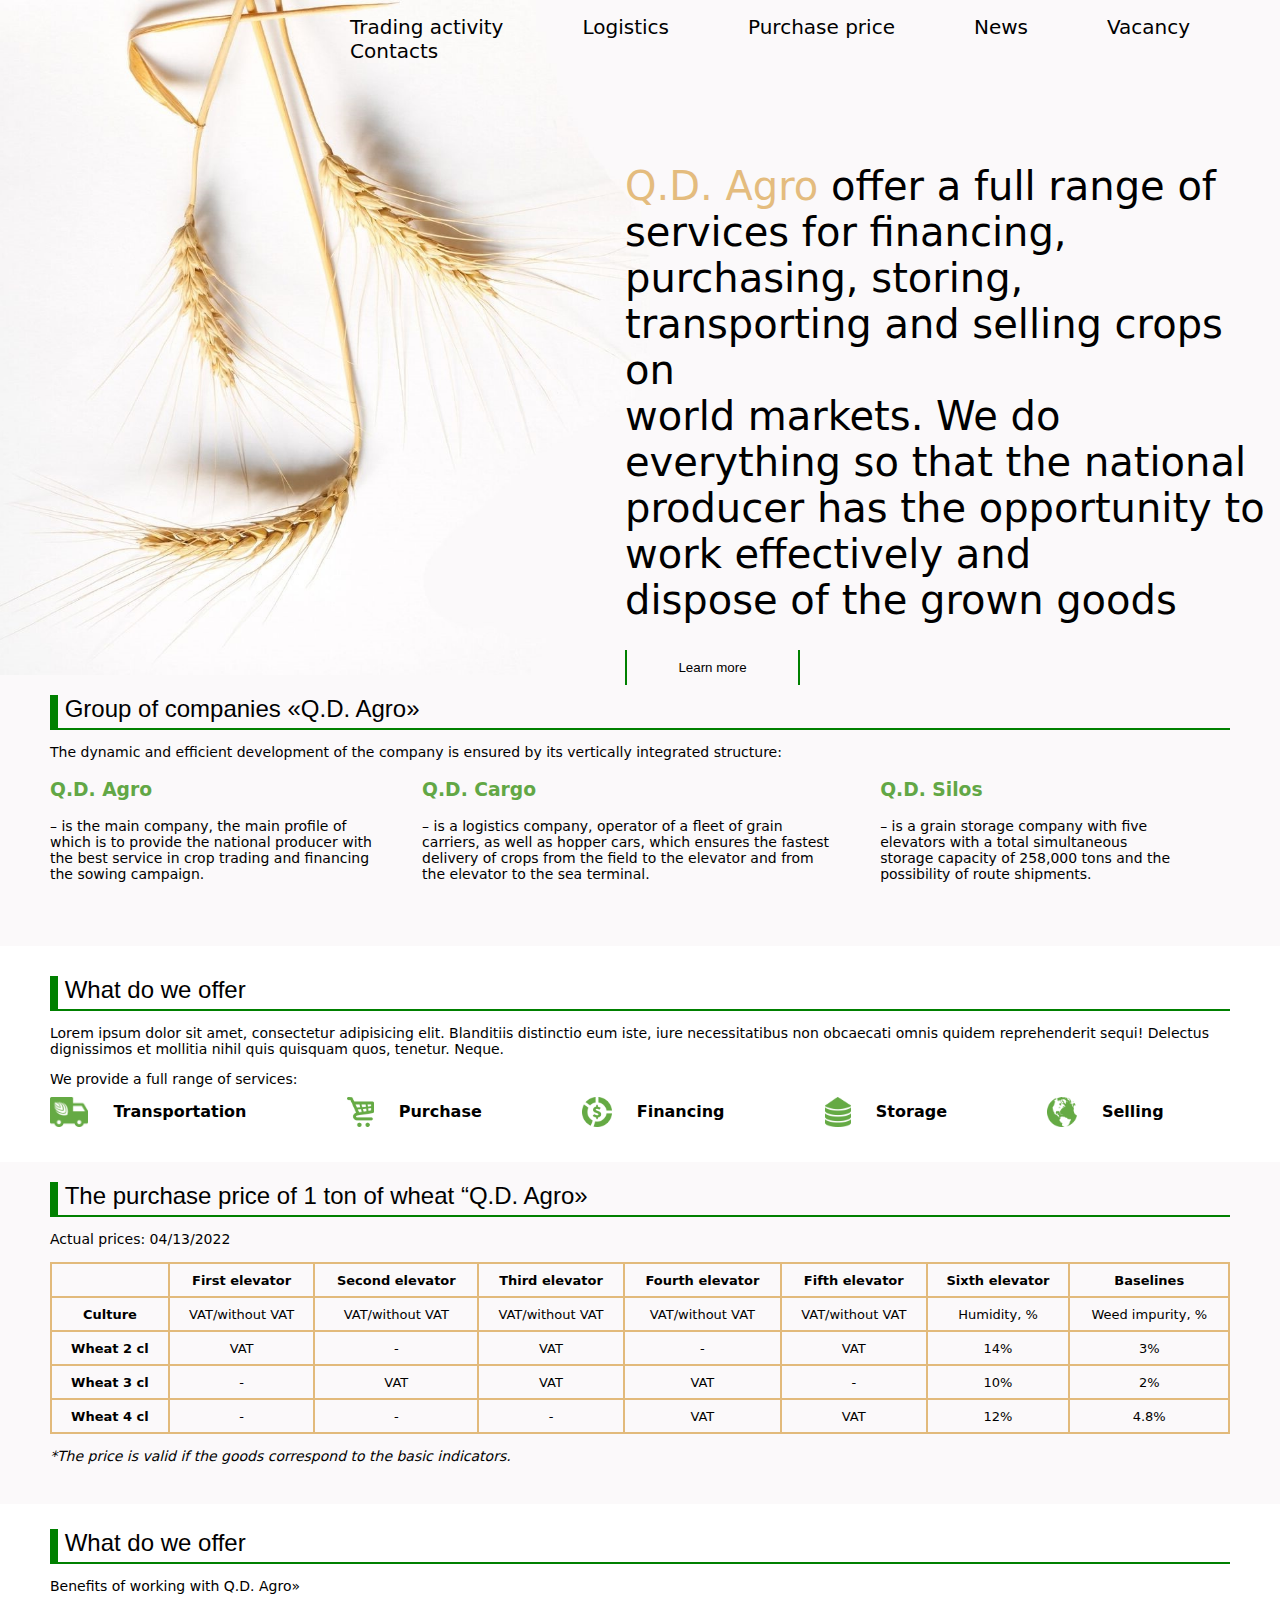
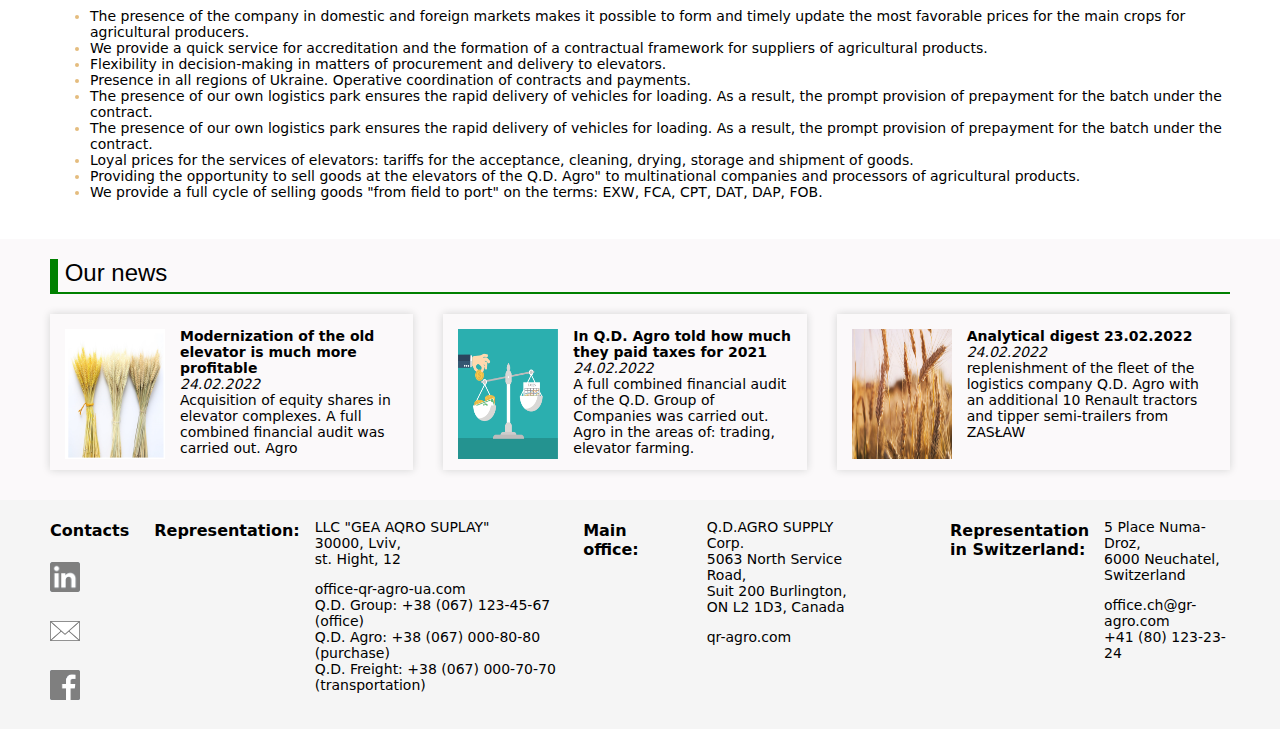
<file: Responsive Design pet-project/index.html>
<!DOCTYPE html>
<html lang="en">

<head>
    <meta charset="UTF-8">
    <meta name="viewport" content="width=device-width, initial-scale=1.0">
    <meta http-equiv="X-UA-Compatible" content="ie=edge">
    <title>Responsive Design</title>

    <link rel="stylesheet" type="text/css" href="./css/style.css">
</head>
<body>
    <header>
        <div class="header-img"></div>

        <nav class="header-nav">
            <a href="#" class="header-nav-link">Trading activity</a>
            <a href="#" class="header-nav-link">Logistics</a>
            <a href="#" class="header-nav-link">Purchase price</a>
            <a href="#" class="header-nav-link">News</a>
            <a href="#" class="header-nav-link">Vacancy</a>
            <a href="#" class="header-nav-link">Contacts</a>

            <div class="header-content">
                <h1 class="header-h1"><span class="qd">Q.D. Agro</span> offer a full range of services for financing,<br/> purchasing, storing,
                    transporting and selling crops on<br/> world markets.
                    We do everything so that the national<br/> producer has the opportunity to work effectively and<br/> dispose of the grown goods</h1>
                <button type="submit" class="learn_more">Learn more</button>        
            </div>
        </nav>
    </header>
    
    <section class="bg-section">
        <h2 class="companies-header">&nbsp;Group of companies «Q.D. Agro»</h2>
        <p class="companies-p">The dynamic and efficient development of the company is ensured by its vertically integrated structure:</p>
        <div class="companies-main-container">
            <div class="companies-containers">
                <h3 class="companies-headers">Q.D. Agro</h3>
                <p class="companies-paragraphs">– is the main company, the main profile of which is to provide the national producer
                    with the best service in crop trading and financing the sowing campaign.
                </p>
            </div>

            <div class="companies-containers">
                <h3 class="companies-headers">Q.D. Cargo</h3>
                <p class="companies-paragraphs">– is a logistics company, operator of a fleet of grain carriers,
                    as well as hopper cars, which ensures the fastest delivery of
                    crops from the field to the elevator and from the elevator to the sea terminal. 
                </p>
            </div>

            <div class="companies-containers">
                <h3 class="companies-headers">Q.D. Silos</h3>
                <p class="companies-paragraphs">– is a grain storage company with five elevators with a total simultaneous
                    storage capacity of 258,000 tons and the possibility of route shipments.
                </p>
            </div>
        </div>
    </section>

    <div class="bg-color">
    <section>
        <h2 class="companies-header">&nbsp;What do we offer</h2>
        <p class="companies-p">Lorem ipsum dolor sit amet, consectetur adipisicing elit.
            Blanditiis distinctio eum iste, iure necessitatibus non obcaecati omnis
            quidem reprehenderit sequi! Delectus dignissimos et mollitia nihil quis quisquam quos,
            tenetur. Neque.
        </p>
        <p class="companies-p">We provide a full range of services:</p>
        <div class="serve-img-container">
            <img src="img/icon/car.png" alt="car" class="serve-img" /><span class="serve-img-span">Transportation</span>
            <img src="img/icon/cart.png" alt="cart" class="serve-img" /><span class="serve-img-span">Purchase</span>
            <img src="img/icon/dollar.png" alt="dollar" class="serve-img" /><span class="serve-img-span">Financing</span>
            <img src="img/icon/pie.png" alt="pie" class="serve-img" /><span class="serve-img-span">Storage</span>
            <img src="img/icon/planet.png" alt="planet" class="serve-img" /><span class="serve-img-span">Selling</span>
        </div>
    </section>
    </div>

    <section class="table-section">
        <h2 class="companies-header">&nbsp;The purchase price of 1 ton of wheat “Q.D. Agro»</h2>
        <p class="companies-p">Actual prices: 04/13/2022</p>
        <table>
              <thead>
              <tr>
                <th> </th>
                <th>First elevator</th>
                <th>Second elevator</th>
                <th>Third elevator</th>
                <th>Fourth elevator</th>
                <th>Fifth elevator</th>
                <th>Sixth elevator</th>
                <th>Baselines</th>
              </tr>
              </thead>
              <tbody>
              <tr>
                <td><b>Culture</b></td>
                <td>VAT/without VAT</td>
                <td>VAT/without VAT</td>
                <td>VAT/without VAT</td>
                <td>VAT/without VAT</td>
                <td>VAT/without VAT</td>
                <td>Humidity, %</td>
                <td>Weed impurity, %</td>
              </tr>
              <tr>
                <td><b>Wheat 2 cl</b></td>
                <td>VAT</td>
                <td>-</td>
                <td>VAT</td>
                <td>-</td>
                <td>VAT</td>
                <td>14%</td>
                <td>3%</td>
              </tr>
              <tr>
                <td><b>Wheat 3 cl</b></td>
                <td>-</td>
                <td>VAT</td>
                <td>VAT</td>
                <td>VAT</td>
                <td>-</td>
                <td>10%</td>
                <td>2%</td>
              </tr>
              <tr>
                <td><b>Wheat 4 cl</b></td>
                <td>-</td>
                <td>-</td>
                <td>-</td>
                <td>VAT</td>
                <td>VAT</td>
                <td>12%</td>
                <td>4.8%</td>
              </tr>
              </tbody>
          </table>
        <p class="companies-p"><i>*The price is valid if the goods correspond to the basic indicators.</i></p>
    </section>

    <div class="bg-color2">
        <section>
            <h2 class="companies-header">&nbsp;What do we offer</h2>
            <p class="companies-p">Benefits of working with Q.D. Agro»</p>
            <div>
                <ul class="offer-list">
                    <li class="offer-list-item"><span class="offer-list-content">The presence of the company in domestic and foreign markets makes it possible to form and timely update the most favorable prices for the main crops for agricultural producers.</span></li>
                    <li class="offer-list-item"><span class="offer-list-content">We provide a quick service for accreditation and the formation of a contractual framework for suppliers of agricultural products.</span></li>
                    <li class="offer-list-item"><span class="offer-list-content">Flexibility in decision-making in matters of procurement and delivery to elevators.</span></li>
                    <li class="offer-list-item"><span class="offer-list-content">Presence in all regions of Ukraine. Operative coordination of contracts and payments.</span></li>
                    <li class="offer-list-item"><span class="offer-list-content">The presence of our own logistics park ensures the rapid delivery of vehicles for loading. As a result, the prompt provision of prepayment for the batch under the contract.</span></li>
                    <li class="offer-list-item"><span class="offer-list-content">The presence of our own logistics park ensures the rapid delivery of vehicles for loading. As a result, the prompt provision of prepayment for the batch under the contract.</span></li>
                    <li class="offer-list-item"><span class="offer-list-content">Loyal prices for the services of elevators: tariffs for the acceptance, cleaning, drying, storage and shipment of goods.</span></li>
                    <li class="offer-list-item"><span class="offer-list-content">Providing the opportunity to sell goods at the elevators of the Q.D. Agro" to multinational companies and processors of agricultural products.</span></li>
                    <li class="offer-list-item"><span class="offer-list-content">We provide a full cycle of selling goods "from field to port" on the terms: EXW, FCA, CPT, DAT, DAP, FOB.</span></li>
                </ul>
            </div>
        </section>
    </div>

    <section>
        <h2 class="companies-header">&nbsp;Our news</h2>
        <div class="our-news-container">
            <div class="news-container">
                <img src="img/wheat-1.jpg" alt="wheat-1" class="our-news-img" />
                <div class="news-container-content">
                    <p class="news-content"><b>Modernization of the old elevator is much more profitable</b><br/><i>24.02.2022</i><br/>
                        Acquisition of equity shares in elevator complexes. A full combined financial audit was carried out. Agro
                    </p>
                </div>
            </div>

            <div class="news-container">
                <img src="img/tax.png" alt="tax" class="our-news-img" />
                <div class="news-container-content">
                    <p class="news-content"><b>In Q.D. Agro told how much they paid taxes for 2021</b><br/><i>24.02.2022</i><br/>
                        A full combined financial audit of the Q.D. Group of Companies was carried out. Agro in the areas of: trading, elevator farming.
                    </p>
                </div>
            </div>

            <div class="news-container">
                <img src="img/wheat-2.jpg" alt="wheat-2" class="our-news-img" />
                <div class="news-container-content">
                    <p class="news-content"><b>Analytical digest 23.02.2022</b><br/><i>24.02.2022</i><br/>
                        replenishment of the fleet of the logistics company Q.D. Agro with an additional 10 Renault tractors and tipper semi-trailers from ZASŁAW
                    </p>
                </div>
            </div>
        </div>
    </section>

    <footer>
        <div class="footer-container">
            <div class="contact-container">
                <h4 class="contact-header">Contacts</h4>
                    <a href="#"><img src="img/network/linkedin.png" alt="linkedin" class="contact-img"></a>
                    <a href="#"><img src="img/network/envelope.png" alt="envelope" class="contact-img2"></a>
                    <a href="#"><img src="img/network/fb_icon.png" alt="fb" class="contact-img"></a>
            </div>
            <div class="footer-addresess">
                <h4 class="footer-headers">Representation:</h4>
                <div class="representation-container">
                    <p class="footer-p">LLC "GEA AQRO SUPLAY"<br/>
                                30000, Lviv,<br/>
                                st. Hight, 12</p>
                    <p class="footer-p">office-qr-agro-ua.com<br/>
                                Q.D. Group: +38 (067) 123-45-67 (office)<br/>
                                Q.D. Agro: +38 (067) 000-80-80 (purchase)<br/>
                                Q.D. Freight: +38 (067) 000-70-70 <br/>(transportation)</p>
                </div>

                <h4 class="footer-headers">Main office:</h4>
                <div class="main-office-container">
                    <p class="footer-p">Q.D.AGRO SUPPLY Corp.<br/>
                                5063 North Service Road,<br/>
                                Suit 200 Burlington,<br/>
                                ON L2 1D3, Canada
                    </p>
                    <p class="footer-p">qr-agro.com </p>
                </div>

                <h4 class="footer-headers">Representation<br/> in Switzerland:</h4>
                <div class="representation-switz-container">
                    <p class="footer-p">5 Place Numa-Droz,<br/>
                                6000 Neuchatel,<br/>
                                Switzerland
                    </p>
                    <p class="footer-p">office.ch@gr-agro.com<br/>
                                +41 (80) 123-23-24
                    </p>
                </div>
            </div>
        </div>
    </footer>
</body>
</html>
</file>
<file: Bootstrap pet-project/css/style.css>
.navbrand{
    color: #C62C45;
}
header{
    background-image: url("../img/header-bg.jpg");
    background: linear-gradient(45deg,rgba(0,0,0,0.75), rgba(0,0,0,0.75)),url("../img/header-bg.jpg");
    background-repeat: no-repeat;
    background-size: cover;
    background-position: center;
    color: white;
}
.center-block{
    color: white;
}
footer{
    background-color: black;
    color: white;
}
</file>
<file: CSS Layouts pet-project/css/style.css>
@media screen and (min-width: 1100px) {
    .group-184{
        width: 1025px;
        max-height: 100vh;
        margin-left: 50px;
        background:#C4C4C4AD;
        margin-bottom: 111px;
        padding-bottom: 35px;
    }
    .group-173{
        width: 1340px;
        height: 339px;
        background:#C4C4C433;
    }
 }

 body {
    overflow-x: hidden;  
 }

.group-193{
    margin: 17px 50px 17px 50px;
    display: flex;
    align-items: center;
    width: 1340px;
    height: 47px;
    height: 10vh;
    margin-bottom: 0;
    margin-top: 0;
}

.logo1{
    width: 129px;
    height: 30px;
    left: 50px;
    top: 29px;
    margin-right: 20px;
}

.group-193-nav{
    font-family: 'Montserrat';
    font-style: normal;
    font-weight: 500;
    font-size: 12px;
    line-height: 15px;
    text-transform: uppercase;
}
.header-link{
    text-decoration: none;
    padding-left: 22px;
    color:#000;
    font-weight: bold;
}

#order_now {
    border-radius: 10px;
    border: 2px solid  rgba(0, 0, 0, 0.0);;
    background-color:#079FD0;
    margin-left: 480px;
    font-family: 'Montserrat';
    font-style: normal;
    font-weight: 600;
    font-size: 12px;
    line-height: 15px;
    color:#FFFFFF;
    width: 207px;
    height: 47px;
    text-transform: capitalize;
}

main {
    display: flex;
}

.ebo{
    width: 567px;
    height: 204px;
    font-family: 'Montserrat';
    font-style: normal;
    font-weight: 400;
    font-size: 248px;
    line-height: 351px;
    display: flex;
    align-items: center;
    letter-spacing: -0.05em;
    text-transform: lowercase;
    margin-left: 100px;
    margin-bottom:20px;
    margin-top:70px;
    color:#000000 ;
}

.ebo-p1{
    width: 433px;
    height: 102px;
    left: 163px;
    top: 437px;
    margin-left: 100px;
    margin-top: 20px;
    margin-bottom: 0;
    font-family: 'Montserrat';
    font-style: normal;
    font-weight: 600;
    font-size: 40px;
    line-height: 55px;
    font-variant: small-caps;
    text-transform: uppercase;
    color: #FFFFFF;
}

.ebo-p2{
    width: 320px;
    height: 81px;
    left: 163px;
    top: 579px;
    margin-left: 100px;
    padding-bottom: 20px;
    font-family: 'Montserrat';
    font-style: normal;
    font-weight: 600;
    font-size: 24px;
    line-height: 30px;
    text-transform: lowercase;
    color: #FFFFFF;
}

.main-1{
    margin-left: 55px;
    position: absolute;
    width: 550px;
    height: 375px;
    left: 666px;
    top: 180px;
}

.group-186{
    display: flex;
    margin-bottom: 100px;
}

.group-186-img{
    width: 660px;
    height: 436px;
    left: 50px;
    top: 864px;
    margin-left: 50px;
}

.group-185-h2{
    width: 435.13px;
    height: 92px;
    font-family: 'Montserrat';
    font-style: normal;
    font-weight: 400;
    font-size: 48px;
    line-height: 50px;
    color: #079FD0;
    margin-left: 130px;
}

.group-185-p{
    width: 1134px;
    height: 36px;
    font-family: 'Montserrat';
    font-style: normal;
    font-weight: 300;
    font-size: 24px;
    line-height: 36px;
    color: #000000;
    margin-left: 130px;
}

#learn_more1{
    background-color: rgba(0,0,0,0);
    border: none;
    width: 200.29px;
    height: 35px;
    font-family: 'Montserrat';
    font-style: normal;
    font-weight: 600;
    font-size: 16px;
    line-height: 35px;
    text-transform: uppercase;
    color: #079FD0;
    padding-top: 75px;
    margin-left: 95px;
}

.rectangle{
    width: 15.56px;
    height: 20.6px;
    font-family: 'Montserrat';
    font-size: 18px;
    transform: matrix(-0.69, 0.65, -0.8, -0.69, 0, 0);
}
.group-151-img{
    width: 661px;
    height: 436px;
    left: 729px;
    top: 1411px;
    margin-left: 70px;

}
.group-151{
 display: flex;
}
.group-151-container{
    margin-left: 150px;
   
}
.group-151-h2{
    width: 431px;
    height: 92px;
    font-family: 'Montserrat';
    font-style: normal;
    font-weight: 400;
    font-size: 48px;
    line-height: 50px;
    color: #079FD0;
    }
.group-151-p{
    width: 428px;
    height: 102px;
    font-family: 'Montserrat';
    font-style: normal;
    font-weight: 300;
    font-size: 22px;
    line-height: 36px;
    color: #000000;
}

#learn_more2{
    background-color: rgba(0,0,0,0);
    border: none;
    width: 200px;
    height: 35px;
    font-family: 'Montserrat';
    font-style: normal;
    font-weight: 600;
    font-size: 16px;
    line-height: 35px;
    text-transform: uppercase;
    color: #079FD0;
    margin-right: 100px;
    text-align: left;
}

.group-img{
    width: 380px;
    height: 280px;

}

.group-189{
    margin-top: 100px;
}

.group-189-h2{
    width: 643px;
    height: 37px;
    font-family: 'Montserrat';
    font-style: normal;
    font-weight: 400;
    font-size: 48px;
    line-height: 50px;
    display: flex;
    align-items: center;
    color: #079FD0;
    margin-left: 350px;
}

.group-158{
    margin:100px 50px 65px 50px;
    display: flex;
}
.group-156{
    margin-right: 46px;
}

.group-156-h2{
    width: 318px;
    height: 74px;
    font-family: 'Montserrat';
    font-style: normal;
    font-weight: 400;
    font-size: 30px;
    line-height: 36px;
    color: #079FD0;
}
.group-156-p{
    width: 318px;
    height: 77px;
    left: 52px;
    top: 2536px;
    font-family: 'Montserrat';
    font-style: normal;
    font-weight: 300;
    font-size: 20px;
    line-height: 30px;
    color: #000000;
}
#learn_more3{
    background-color: rgba(0,0,0,0);
    border: none;
    width: 200px;
    height: 35px;
    font-family: 'Montserrat';
    font-style: normal;
    font-weight: 600;
    font-size: 16px;
    line-height: 35px;
    text-transform: uppercase;
    color: #079FD0;   
    text-align: left;
    margin-top: 18px;
}

.group-155-h2{
    width: 316px;
    height: 66px;
    font-family: 'Montserrat';
    font-style: normal;
    font-weight: 400;
    font-size: 30px;
    line-height: 36px;
    color: #079FD0;
}
.group-155-p{
    width: 320px;
    height: 81px;
    font-family: 'Montserrat';
    font-style: normal;
    font-weight: 300;
    font-size: 20px;
    line-height: 30px;
    color: #000000;
}
#learn_more4{
    background-color: rgba(0,0,0,0);
    border: none;
    width: 200px;
    height: 35px;
    font-family: 'Montserrat';
    font-style: normal;
    font-weight: 600;
    font-size: 16px;
    line-height: 35px;
    text-transform: uppercase;
    color: #079FD0;   
    text-align: left;
    margin-top: 20px;
}

.group-157{
    margin-left: 46px;
}
.group-157-h2{
    width: 315px;
    height: 69px;
    font-family: 'Montserrat';
    font-style: normal;
    font-weight: 400;
    font-size: 30px;
    line-height: 36px;
    color: #079FD0;
}
.group-157-p{
    width: 407px;
    height: 88px;
    font-family: 'Montserrat';
    font-style: normal;
    font-weight: 300;
    font-size: 20px;
    line-height: 30px;
    color: #000000;
}
#learn_more5{
    background-color: rgba(0,0,0,0);
    border: none;
    width: 200px;
    height: 35px;
    font-family: 'Montserrat';
    font-style: normal;
    font-weight: 600;
    font-size: 16px;
    line-height: 35px;
    text-transform: uppercase;
    color: #079FD0;   
    text-align: left;
    margin-top: 8px;
}

.group-124{
    display: flex;
    align-items: center;
}

.logo2{
    width: 129px;
    height: 30px;
    margin: 70px 150px auto 50px;
}

.footer-nav1{
    margin-top: 35px;
    margin-right: 70px;

}

ul{
    list-style-type: none;
}
.nav-link{
    text-decoration: none;
    color: #000000;
    width: 206px;
    height: 209px;
    font-family: 'Montserrat';
    font-style: normal;
    font-weight: 400;
    font-size: 18px;
    line-height: 45px;
}

.footer-nav2{
    padding-bottom: 102px;
    margin-right: 70px;
}

.footer-nav3{
    padding-bottom: 60px;
    margin-right: 70px;
}
.copyright{
    width: 173px;
    height: 42px;
    font-family: 'Montserrat';
    font-style: normal;
    font-weight: 600;
    font-size: 16px;
    line-height: 20px;
    color: #000000;
    padding-bottom: 100px;
    padding-left: 100px;
}

button:hover{
    cursor: pointer;
}
a:hover{
    cursor:pointer;
}
</file>
<file: Flebox pet-project/css/style.css>
body {
  font-family: 'Open Sans', Helvetica, Arial, sans-serif;
  font-size: 18px;
  background-color: #F5F5F6;
  margin-left: 200px;
}

/* #77CED9

#009495 btn */

.section1 {
    display: grid;
    grid-template-columns: 1fr 1fr;
    max-width: 1000px;
    margin-bottom: 20px;
}

.epam-d{
  background-color: #77CED9;
  width: 500px;
  height: 350px;
  text-align: center;
}
.epam-h{
  margin-top: 140px;
  font-size: 48px;
  color: white;
}

.em-d{
  width: 500px;
  height: 350px;
  background-color: white;
  position: relative;
}
.em-p{
  margin: 60px 30px;
  line-height: 40px;
}

.learn-d{
  width: 500px;
  height: 350px;
  background-color: white;
  position: relative;
}
.learn-h{
  margin-left: 25px;
  color: #77CED9;
}
.learn-p{
  line-height: 35px;
  margin-left: 25px;
}
.learn-btn{
  background-color: #009495;
  color: white;
  padding: 15px 40px;
  border: none;
  font-size: 16px;
  margin-left: 300px;
}

.games-d{
  background-color: #77CED9;
  width:500px;
  height: 350px;
  text-align: center;
}
.games-img{
  border-radius: 50%;
  width: 250px;
  height: 250px;
  margin-top: 25px;
  margin-bottom: 0px;
}
.games-h{
  color: white;
  margin-top: 10px;
}

.payment-image{
  background-image: url("../img/image-01.jpg");
  background-repeat: no-repeat;
  background-size: cover;
  background-position: center;
  width: 500px;
  height: 350px;
  transition: transform .2s;
}

.architect-d{
  position: relative;
  background-color: white;
  width: 500px;
  height: 350px;
}
.architect-h{
  margin-left: 25px;
  color: #77CED9;
}
.architect-p{
  line-height: 35px;
  margin-left: 25px;
  margin-right: 25px;
}
.architect-btn{
  background-color: #009495;
  color: white;
  padding: 15px 40px;
  border: none;
  font-size: 16px;
  margin-left: 160px;
}

.section2{
  display: flex;
  width: 1000px;
  margin-bottom: 25px;
}
.lorem-d{
  width: 650px;
  background-color: white;
}
.lorem-h{
  margin: 50px 25px 25px 25px;
  color: #77CED9;
}
.lorem-p{
  margin: 0 25px 25px 25px
}
.lorem-img{
  width: 350px;
  transition: transform .2s;
}
.lorem-btn{
  background-color: #009495;
  color: white;
  padding: 15px 40px;
  border: none;
  font-size: 16px;
  margin-left: 435px;
}

.section3{
  display: flex;
  width: 1000px;
  background-color: white;
  justify-content: space-between;
  margin-bottom: 25px;
}
.plan-img{
  width: 350px;
  transition: transform .2s;
}
.plan-container2{
  margin-right: 45px;
}
.plan-d{
  background-color: #009495;
  color: white;
  border: 2px solid;
  border-color:#77CED9;
  margin-top: 25px;
  text-align: center;
  padding: 0px 10px;
}
.plan-p4{
  margin-top: 0px;
}
.plan-d-description{
  border: 2px solid;
  border-color:#77CED9;
  padding: 0px 10px 15px 10px;
}
.plan-btn{
  background-color: #009495;
  color: white;
  padding: 10px 30px;
  border: none;
  font-size: 16px;
  margin-left: 50px;
  margin-top: 30px;
}

.application-d{
  background-color: #77CED9;
  height: 100px;
  width: 1000px;
  padding-top: 15px;
}
.application-h{
  color: white;
  margin-left: 150px;
}

.form-d{
  background-color: white;
  width: 700px;
  text-align: center;
  position: absolute;
  margin-top: -30px;
  margin-bottom: -30px;
  margin-left: 150px;
  display: flex;
  padding-bottom: 100px;
}
.form-inputs-d{
  display: flex;
  flex-direction: column;
  padding: 40px 10px 25px 50px
}
.form-input{
  padding:10px;
  width: 250px;
  margin-bottom: 10px;
}
.form-select{
  padding:10px;
  width: 275px;
  margin-bottom: 10px;
}
.form-textarea-d{
  padding: 40px 50px 25px 10px;
}
.form-textarea{
  padding: 10px 0 10px 15px;
  font-size: 14px;
}
.form-btn{
  position: absolute;
  background-color: #009495;
  color: white;
  padding: 10px 30px;
  border: none;
  font-size: 16px;
  margin-left: 440px;
  margin-top: 240px;
}

.footer{
  background-color: #009495;
  margin-top: 300px;
  width: 1000px;
  display: flex;
}
.footer-d{
  margin: 50px 0px 30px 225px;
}
.footer-p{
  line-height: 10px;
  font-size: 14px;
  color: white;
}
.footer-p1{
  line-height: 10px;
  color: white
}
.copyright{
  text-align: center;
  width: 1000px;
  font-size:  14px;
}

.em-d:hover::before { 
  content: "";
  position: absolute;
  top: 0px;
  left: 420px;
  height: 40px;
  border-top: 80px solid #76cdd8;
  border-left: 80px solid transparent;
}
.em-p:hover{
  color: #76cdd8
}
.learn-btn:hover{
  background-color: rgb(118, 205, 216)
}
.learn-d:hover::before{
  content: "";
  position: absolute;
  top: 0;
  height: 40px;
  border-top: 80px solid #76cdd8;
  border-right: 80px solid transparent;
  color: #77CED9;
}
.learn-p:hover{
  color: #76cdd8
}
.payment-image:hover{
  transform: scale(1.1);
  z-index: 1;
}
.architect-d:hover::before{
  content: "";
  position: absolute;
  top: 0px;
  left: 420px;
  height: 40px;
  border-top: 80px solid #76cdd8;
  border-left: 80px solid transparent;
}
.architect-p:hover{
  color: #76cdd8
}
.architect-btn:hover{
  background-color: rgb(118, 205, 216)
}
.lorem-btn:hover{
  background-color: rgb(118, 205, 216)
}
.lorem-img:hover{
  transform: scale(1.1);
  z-index: 1;
}
.plan-img:hover{
  transform: scale(1.1);
  z-index: 1;
}
.plan-d:hover, .plan-d-description:hover{
  box-shadow: 0 0 0 0.2rem 
  #24d4d4
}
.special{
  text-align: center;
  display: none;
  color: #76cdd8;
}
.star{
  color: red;
}
.plan-container2:hover .special{
  display: block;
}
.form-btn:hover{
  background-color: rgb(118, 205, 216)
}
.form-input:focus, .form-select:focus, .form-textarea:focus{
  border-color: #24d4d4; 
  box-shadow: 0 0 0 0.2rem #24d4d4;
  outline: none;
}
</file>
<file: Grid pet-project/css/styles.css>
body{
    margin: 0;
    padding: 0;
    font-family: "Nuosu SIL", sans-serif;
}
.header{
    background-color: #F5F5F5;
    display: grid;
    grid-template-columns: 650px 650px ;
    grid-template-rows: 50px 400px 200px;
    padding-bottom: 15px;
}
.big-nav{
    color: #7293aa;
    font-size: 24px;
}
.nav a{
    margin-left: 30px;
    text-decoration: none;
}
.nav{
    padding-top: 10px;
    grid-column-start: 1;
    grid-column-end: 3;
    grid-row-start: 1;
    grid-row-end: 1;
}
.number{
    margin-left: 475px !important;
}

.header-img-container{
    display: flex;
    flex-direction: column;
    align-items: center;
}
.header-img{
    width: 400px;
    height: 400px;
}
.header-tranding-container{
    display: flex;
}
.tranding-containers{

    text-align: center;
    margin-left: 65px;
}
.tranding-img{
    width: 75px;
    height: 75px;
}
.tranding-h{
    margin-left: 25px;
    color: #e7a729;
}
.header-h{
    color: #009697;
}
.tranding-p{
    font-size: 14px;
}
.at{
    border-bottom: 1px solid;
}
.dots{
    color: lightgray;
}
.header-input{
    padding: 10px 50px 10px 5px;
    border-radius: 5px;
    border-color: lightgray;
}
.header-btn{
    padding: 10px 50px 10px 50px;
    color: white;
    background-color: #009697;
    border-radius: 5px;
    border-color: #009697;
    margin-left: 10px;
}
.header-link{
    color: #a5823d;
    text-decoration: none;
    font-size: 20px;
    font-weight: bold;
    border-bottom: 3px solid;
}
.section1{
    margin-left: 150px;
    display: grid;
    grid-template-columns: 500px 500px;
    grid-template-rows: 155px 300px 200px;
    grid-template-areas: "a a"
                         "b c"
                         "d e";
}
.section1-img{
    width: 300px;
    height: 300px;
    margin-left: 75px;
}
.section1-top{
    margin-left: 75px;
    grid-area: a;
}
.section1-h{
    text-align: center;
    font-size: 36px;
    font-weight: 300;
    margin-bottom: 0;
}
.section1-p{
    margin-left: 230px;
    margin-top: 10px;
}
.tw{
    border-bottom: 2px solid;
}
.byWiell{
    margin-left: 300px;
}
.h4{
    margin-top: 0;
}
.section1-img-containers1{
    margin-left: 50px;
    grid-area: b;
}
.section1-img-containers2{
    margin-left: 50px;
    grid-area: c;
}
.section1-content1{
    grid-area: d;
    margin-left: 50px;
}
.section1-content2{
    grid-area: e;
    margin-left: 50px;
}
.authors-img{
    border-radius: 50%;
    width: 70px;
    height: 70px;
}
.section2{
    display: flex;
}
.section2-imges{
    margin-left: 100px;
    display: grid;
    grid-template-columns: 300px 200px;
    grid-template-rows: 200px 200px;
    grid-template-areas: "a b"
                         "a c";
}
.main-book{
    width: 300px;
    height: 350px;
    grid-area: a;
    padding-top: 25px;
}
.book1{
    width: 200px;
    height: 200px;
    grid-area: b;
}
.book2{
    width: 200px;
    height: 200px;
    grid-area: c;
}
.section2-authors{
    display: flex;
    margin-top: 25px;
}
.section2-h{
    color: #a5823d;
    font-size: 24px;
}
.section2-content{
    margin-left: 100px;
}
.authors{
    margin-left: 10px;
    margin-top: 15px;
}
.arrow-left{
    width: 100px;
    height: 100px;
    background-color: #a5823d;
    color: white;
    position: absolute;
    margin-top: 200px;
    text-align: center;
}
.arrow-right{
    width: 100px;
    height: 100px;
    background-color: #a5823d;
    color: white;
    position: absolute;
    margin-left: 1250px;
    margin-top: 200px;
    text-align: center;
}
.arrow{
    font-size: 36px;
    font-weight: 900;
}
.section2-btn1{
    padding: 10px 60px 10px 60px;
    color: white;
    background-color: #a5823d;
    border-radius: 5px;
    border-color: #a5823d;
    margin-left: 10px;
}
.section2-btn2{
    padding: 10px 60px 10px 60px;
    border-radius: 5px;
    border-color: #a5823d;
    background-color: white;
    margin-left: 50px;
}
.section2-btns{
    margin-left: 475px;
    margin-top: 30px;
}
.section3-h{
    font-size: 36px;
    font-weight: 300;
    margin-left: 100px;
}
.section3-img{
    width: 300px;
    height: 300px;
    margin-bottom: 0;
}
.section3-p{
    margin-top: 0;
}
.pla{
    border-bottom: 2px solid;
}
.section3-div{
    display: flex;
}
.section3-p{
    margin-left: 125px;
}
.section3-btn{
    background-color: black;
    color: white;
    padding: 5px 20px 5px 20px;
    border-radius: 5px;
    margin-left: 250px;
}
.section3-imges{
    margin-top: 15px;
    display: grid;
    grid-gap: 50px;
    grid-template-columns: 1fr 1fr 1fr 1fr;
}
.stars-container{
    text-align: center;
    margin-top: 25px;
}
.stars{
    font-size: 48px;
}
.stars-p{
    border-bottom: 1px solid;
    border-color: lightgray;
    margin-left: 200px;
    margin-right: 200px;
}
.section4-img-container{
    width: 350px;
    position: relative;
    text-align: center;
    margin-right: 25px;
}
.section4{
    margin-left: 300px;
    display: grid;
    grid-template-columns: 1fr 1fr 1fr;

}
.section4-img-container::before{
    content: ' ';
    opacity: .25;
    top: 0;
    left: -20px;
    padding: 10px 40px;
    width: 300px;
    height: 375px;
    position: absolute;
    z-index: 1;
    background-image: url('../img/violets.jpg');
    background-repeat: no-repeat;
    background-position: center;
}

.section4-img-h{
    color: #009697;
    position: relative;
    z-index: 2;
    margin-top: 70px;
    font-size: 28px;
}
.section-img-p{
    margin-bottom: 50px;
    position: relative;
    z-index: 2;
}
.section4-img-link{
    position: relative;
    font-size: 32px;
    color: #a5823d;
    border-bottom: 2px dotted #a5823d;
    text-decoration: none;
    z-index: 2;
}
.section4-leaf{
    width: 50px;
    height: 75px;
}
.section4-content{
    display: grid;
    grid-template-columns: 50px 300px;
}
.section4-container{
    border-left: 1px solid;
    border-color: lightgray;
    padding-left: 25px;
    width: 400px;
}
.section4-p{
    margin-left: 50px;
}
.section4-span{
    border-top: 1px solid;
    border-color: lightgray;
}
.footer{
    background-color: #F5F5F5;
}
.footer-h{
    text-align: center;
    padding-top: 10px;
    font-size: 18px;
    color: lightgray;
    border-bottom: 1px solid;
    border-color: lightgray;
    margin: 10px 100px 10px 100px;
}
.footer-content{
    display: grid;
    grid-template-columns: 1fr 1fr 1fr;
    margin-left: 150px;
}
.footer-ul{
    list-style: none;
}
.footer-li-1{
    margin-top: 10px;
}
.li-blue{
    color: #7293aa;
    font-weight: bold;
}
.footer-li-2{
    margin-top: 17px;
}
.footer-li-3{
    margin-top: 22px;
}
.footer-nav{
    border-top: 1px solid;
    border-color: lightgray;
    margin: 30px 100px 0px 100px;
    padding-top: 40px;
    padding-bottom: 40px;
}
.footer-link{
    margin-left: 50px;
    text-decoration: none;
    color: lightgray;
}

.nav a:hover{
    text-shadow: 1px 1px 5px gray;
}
.header-link:hover, .section4-img-link:hover{
    color: #e7a729;
}
.dots:hover{
    color: gray;
}
.arrow-left:hover, .arrow-right:hover, .section2-btn1:hover{
    opacity: 0.6;
}

.section3-img-container{
    position: relative;
}
.hover-img-content{
    position: absolute;
    width: 300px;
    height: 300px;
    top: 0;
    right: 0;
    visibility: hidden;
    background-color: rgba(99,125,100,0.9);
}
.hover-h{
    color: white;
    margin: 75px 0 10px 25px;
}
.hover-p{
    color: lightgray;
    font-size: 14px;
    margin: 10px 0 25px 25px;
}
.hover-link{
    color: white;
    text-decoration: none;
    font-weight: bold;
    margin: 50px 0 10px 25px;
}
.section3-img-container:hover .hover-img-content{
    visibility: visible;
}
.stars:hover{
    color: #e7a729;
}
.section4-p:hover{
    color: #7293aa;
}
.footer-li-1:hover, .footer-li-2:hover, .footer-li-3:hover{
    color: #e7a729;
}
/* Header and footer background: #f5f5f5
Shadow: gray
Header and footer first element: #7293aa
Main heading and button: #009697
Gold: #a5823d
Light gold: #e7a729
Border: lightgray
Footer border: #dad9d7 */

/* Food Label
Engaging custom web design that connects with visitors
Find out more     */
</file>
<file: Responsive Design pet-project/css/style.css>
@media screen and (min-width: 992px) {  

body{
    margin: 0;
    background-color: #FBF9FA;
  }

header {
    display: flex;
    background-color: #FBF9FA;
    margin-top: 0;
  
  }

.header-img{
    background-image: url("../img/wheat.jpg");
    background-repeat: no-repeat;
    background-size: cover;
    background-position: center;
    width: 650px;
    height: 675px;
  }

.header-nav{
    margin-top: 15px;
    width: auto;
    position: absolute;
    margin-left: 300px;
  }
.header-nav-link{
    color: black;
    font-family: system-ui;
    text-decoration: none;
    font-size: 20px;
    margin-right: 25px;
    margin-left: 50px;
  }
.header-content{
    margin-top: 100px;
    margin-left:325px;
    font-size: 20px;
  }
.header-h1{
  font-family: system-ui;
  font-weight: 300;
}

.qd{
    font-weight: 400;
    color: #E4BC7E;
  }

.learn_more{
    width: 175px;
    height: 35px;
    border: 2px solid green;
    border-bottom: none;
    border-top: none;
    background-color: rgba(0,0,0,0);
    font-family: sans-serif;
  }

section{
    margin-left: 50px;
    margin-right: 50px;
  }

.companies-header{
    padding-bottom: 5px;
    font-weight: 300;
    font-family: sans-serif;
    margin-bottom: 0;
    border-bottom: 2px solid green;
    border-left: 8px solid green;
  }
.bg-color{
    padding-top: 10px;
    background-color: #fff;
    padding-bottom: 25px;
  }
.companies-p{
    font-family: system-ui;
    margin-bottom: 0;
    font-size: 14px;
  }
.companies-main-container{
    display: flex;
    padding-bottom: 50px;
  }

.companies-headers{
    font-family: system-ui;
    color: #62A745;
  }

.companies-paragraphs{
    font-family: system-ui;
    font-size: 14px;
  }

.companies-containers{
    margin-right: 50px;
  }

.serve-img-container{
  display: flex;
}

.serve-img{
    margin-top: 10px;
    width: 40px;
    height: 30px;
    margin-bottom: 10px;
  }

.serve-img-span{
    display: flex;
    font-family: system-ui;
    font-weight: bold;
    padding-right: 100px;
    margin-top: 15px;
    margin-left: 25px;
  }

table, td, th{
    margin-top: 15px;
    font-family: system-ui;
    font-size: 13px;
    text-align: center;
    border: 2px solid #e2ba7b;
    border-collapse: collapse;
    height: 30px;
  }
table{
  width: 100%;
}

table tr th:nth-child(1) {
  width: 10%;
}

.bg-color{
  padding-top: 10px;
  background-color: #fff;
  padding-bottom: 25px;
}

.bg-color2{
  margin-top: 40px;
  padding-top: 5px;
  background-color: #fff;
  padding-bottom: 25px;
}

.offer-list{
  font-family: system-ui;
  font-size: 14px;
  color: #E4BC7E;
}

.offer-list-item{
  color: #E4BC7E;

}

.offer-list-content{
  color:black;
}

.our-news-container{
  display: grid;
  margin-top: 20px;
  margin-bottom: 30px;
  grid-template-columns: 1fr 1fr 1fr;
}

.our-news-img{
  width: 100px;
  height: 130px;
  margin-top: 15px;
  margin-left: 15px;
  margin-right: 15px;
}

.news-container{
  box-shadow: 0px 0px 8px 0px #D3D3D3;
  display: flex;
}
.news-container:not(:last-of-type){
  margin-right: 30px;
}

.news-content{
  font-family: system-ui;
  font-size: 14px;
  margin-right: 15px;

}

footer{
  background-color: #f5f5f5 ;
}

.footer-container{
  margin-left: 50px;
  margin-right: 50px;
  display: flex;
}
.footer-addresess{
  display: flex;
}
.contact-img{
  height: 30px;
  width: 30px;
}

.contact-container{
  display: grid;
  grid-template-columns: 1fr;
}
.contact-img2{
  height: 20px;
  width: 30px;
}

.contact-img, .contact-img2{
  margin-bottom: 25px;
}

.footer-headers, .contact-header{
  font-family: system-ui;
  font-weight: bold;
}

.footer-headers{
  margin-left: 25px;
  margin-right: 15px;
}

.footer-p{
  font-size: 14px;
  font-family: system-ui;
}

.main-office-container{
  margin-top: 5px;
  margin-left: 25px;
  margin-right: 75px;
}

.representation-container{
  margin-top: 5px;
}

.representation-switz-container{
  margin-top: 5px;
}

}

@media screen and (min-width: 769px) and (max-width: 991px){

  body{
    margin: 0;
    background-color: #FBF9FA;
  }

header {
    display: flex;
    background-color: #FBF9FA;
    margin-top: 0;
  }

.header-img{
    background-image: url("../img/wheat.jpg");
    background-repeat: no-repeat;
    background-size: cover;
    background-position: center;
    width: 550px;
    height: 575px;
  }

.header-nav{
    margin-top: 15px;
    width: 991px;
    position: absolute;
    margin-left: 200px;
    overflow-wrap:break-word;
  }
.header-nav-link{
    color: black;
    font-family: system-ui;
    text-decoration: none;
    font-size: 18px;
    margin-left: 45px;
  }
.header-content{
    margin-top: 100px;
    margin-left:150px;
    font-size: 18px;
  }
.header-h1{
  font-family: system-ui;
  font-weight: 300;
}

.qd{
    font-weight: 400;
    color: #E4BC7E;
  }

.learn_more{
    width: 175px;
    height: 35px;
    border: 2px solid green;
    border-bottom: none;
    border-top: none;
    background-color: rgba(0,0,0,0);
    font-family: sans-serif;
  }

section{
    margin-left: 50px;
    margin-right: 50px;
  }

.companies-header{
    padding-bottom: 5px;
    font-weight: 300;
    font-family: sans-serif;
    margin-bottom: 0;
    border-bottom: 2px solid green;
    border-left: 8px solid green;
    width: 991px;
    font-size: 28px;
  }
.bg-color{
    padding-top: 10px;
    background-color: #fff;
    padding-bottom: 25px;
  }
.companies-p{
    font-family: system-ui;
    margin-bottom: 0;
    font-size: 16px;
    width: 991px;
  }
.companies-main-container{
    display: flex;
    padding-bottom: 25px;
    width: 991px;
  }

.companies-headers{
    font-family: system-ui;
    color: #62A745;
    font-size: 24px;
  }

.companies-paragraphs{
    font-family: system-ui;
    font-size: 18px;
  }

.companies-containers{
    margin-right: 50px;
  }

.serve-img-container{
  display: grid;
  grid-template-columns: 0.2fr 1fr 0.2fr 1fr;
}  
.serve-img{
  margin-top: 10px;
  margin-bottom: 10px;
  margin-right: 0;
    width: 35px;
    height: 30px;
  }

.serve-img-span{
    font-family: system-ui;
    font-weight: bold;
    padding-right: 100px;
    margin-top: 15px;
    padding-left: 0;
  }

table, td, th{
    margin-top: 15px;
    font-family: system-ui;
    font-size: 14px;
    text-align: center;
    border: 2px solid #e2ba7b;
    border-collapse: collapse;
    height: 50px;
  }
table{
  width: auto;
}

td,th{
  padding-left: 20px;
  padding-right: 20px;
}

table tr th:nth-child(1) {
  width: 10%;
}

.bg-color{
  padding-top: 10px;
  background-color: #fff;
  padding-bottom: 25px;
}
.footer-addresess{
  display: grid;
  grid-template-columns: 0.6fr 1fr;
}
.bg-color2{
  margin-top: 40px;
  padding-top: 5px;
  background-color: #fff;
  padding-bottom: 25px;
}

.offer-list{
  font-family: system-ui;
  font-size: 16px;
  width: 900px;
}

.offer-list-item{
  color: #E4BC7E;
}

.offer-list-content{
  color:black;
}

.our-news-container{
  margin-top: 20px;
  margin-bottom: 30px;
  width: 900px;
}

.our-news-img{
  width: 130px;
  height: 130px;
  margin-top: 15px;
  margin-left: 15px;
  margin-right: 15px;
  margin-bottom: 15px;
}

.news-container{
  box-shadow: 0px 0px 8px 0px #D3D3D3;
  display: flex;
  margin-bottom: 25px;
}
.news-container:not(:last-of-type){
  margin-right: 30px;
}

.news-content{
  font-family: system-ui;
  font-size: 16px;
  margin-right: 15px;

}

footer{
  background-color: #f5f5f5 ;
}

.footer-container{
  margin-left: 50px;
  margin-right: 50px;

}

.contact-img{
  height: 20px;
  width: 20px;
}

.contact-img2{
  height: 15px;
  width: 20px;
}

.footer-headers, .contact-header{
  font-family: system-ui;
  font-weight: bold;
}

.footer-headers{
  margin-right: 15px;
}

.footer-p{
  font-size: 14px;
  font-family: system-ui;
}

.main-office-container{
  margin-top: 5px;
  margin-right: 75px;
}

.representation-container{
  margin-top: 5px;
}

.representation-switz-container{
  margin-top: 5px;
}

}

@media screen and (max-width: 768px){

body{
    margin: 0;
    background-color: #FBF9FA;
  }

header {
    display: flex;
    background-color: #FBF9FA;
    margin-top: 0;
  
  }

.header-img{
    background-image: url("../img/wheat.jpg");
    background-repeat: no-repeat;
    background-size: cover;
    background-position: center;
    width: 650px;
    height: 675px;
  }

.header-nav{
    margin-top: 15px;
    width: 768px;
    position: absolute;
    margin-left: 50px;
    margin-right: 50px;

  }
.header-nav-link{
    color: black;
    font-family: system-ui;
    text-decoration: none;
    font-size: 24px;
    font-weight: 500;
  }

.header-nav-link:not(:first-of-type){
  margin-left: 100px;
}
.header-nav-link:nth-child(1){
  margin-left: 50px;
}
.header-nav-link:nth-child(5){
  margin-left: 160px;
}
.header-nav-link:last-of-type{
  margin-left: 130px;
}
.header-content{
  text-align: center;
    margin-top: 150px;
    margin-left:50px;
    font-size:20px;
  }
.header-h1{
  font-family: system-ui;
  font-weight: 300;
}

.qd{
    font-weight: 400;
    color: #E4BC7E;
  }

.learn_more{
    width: 175px;
    height: 50px;
    border: 2px solid green;
    border-bottom: none;
    border-top: none;
    background-color: rgba(0,0,0,0);
    font-family: sans-serif;
    font-size: 18px;
    font-weight: 500;
  }

section{
    margin-left: 50px;
    margin-right: 50px;
  }

.companies-header{
    padding-bottom: 5px;
    font-weight: 300;
    font-family: sans-serif;
    margin-bottom: 0;
    border-bottom: 2px solid green;
    border-left: 8px solid green;
    width: 768px;
  }
.bg-color{
    padding-top: 10px;
    background-color: #fff;
    padding-bottom: 25px;
    width: 768px;
  }
.companies-p{
    font-family: system-ui;
    margin-bottom: 0;
    font-size: 18px;
    width: 768px;
  }
.companies-main-container{
    display: block;
    padding-bottom: 50px;
  }

.companies-headers{
    font-family: system-ui;
    color: #62A745;
    font-size: 24px;
  }

.companies-paragraphs{
    font-family: system-ui;
    font-size: 16px;
  }

.companies-containers{
    margin-right: 50px;
  }

.serve-img-container{
  display: grid;
  grid-template-columns: 0.1fr 1fr;
}
.table-section{
  display: none;
}
.serve-img{
    margin-top: 10px;
    width: 40px;
    height: 40px;
    margin-bottom: 10px;
  }

.serve-img-span{
    display: flex;
    font-family: system-ui;
    font-weight: bold;
    padding-right: 100px;
    margin-top: 15px;
    margin-left: 25px;
  }

table, td, th{
    margin-top: 15px;
    font-family: system-ui;
    font-size: 13px;
    text-align: center;
    border: 2px solid #e2ba7b;
    border-collapse: collapse;
    height: 30px;
  }
table{
  width: 100%;
}

table tr th:nth-child(1) {
  width: 10%;
}

.bg-color{
  padding-top: 10px;
  background-color: #fff;
  padding-bottom: 25px;
}

.bg-color2{
  margin-top: 40px;
  padding-top: 5px;
  background-color: #fff;
  padding-bottom: 25px;
}

.offer-list{
  font-family: system-ui;
  font-size: 18px;
  color: #E4BC7E;
}

.offer-list-item{
  color: #E4BC7E;

}

.offer-list-content{
  color:black;
}

.our-news-container{
  display: block;
  margin-top: 20px;
  margin-bottom: 30px;
  grid-template-columns: 1fr 1fr 1fr;
}

.our-news-img{
  width: 100px;
  height: 100px;
  margin:15px;
}

.news-container{
  box-shadow: 0px 0px 8px 0px #D3D3D3;
  display: flex;
  margin-bottom: 25px;
}
.news-container:not(:last-of-type){
  margin-right: 30px;
}

.news-content{
  font-family: system-ui;
  font-size: 17px;
  margin-right: 15px;

}

footer{
  background-color: #f5f5f5 ;
}

.footer-container{
  margin-left: 50px;
  margin-right: 50px;
}

.footer-addresess{
  display: grid;
  grid-template-columns:0.1fr 1fr;
}

.contact-img{
  height: 30px;
  width: 30px;
}

.contact-img2{
  height: 20px;
  width: 30px;
}

.contact-img, .contact-img2{
  margin-bottom: 25px;
}

.footer-headers, .contact-header{
  font-family: system-ui;
  font-weight: bold;
}

.footer-headers{
  margin-left: 25px;
  margin-right: 15px;
}

.footer-p{
  font-size: 14px;
  font-family: system-ui;
}

.main-office-container{
  margin-top: 5px;
  margin-right: 75px;
}

.representation-container{
  margin-top: 5px;
}

.representation-switz-container{
  margin-top: 5px;
}


}
</file>
